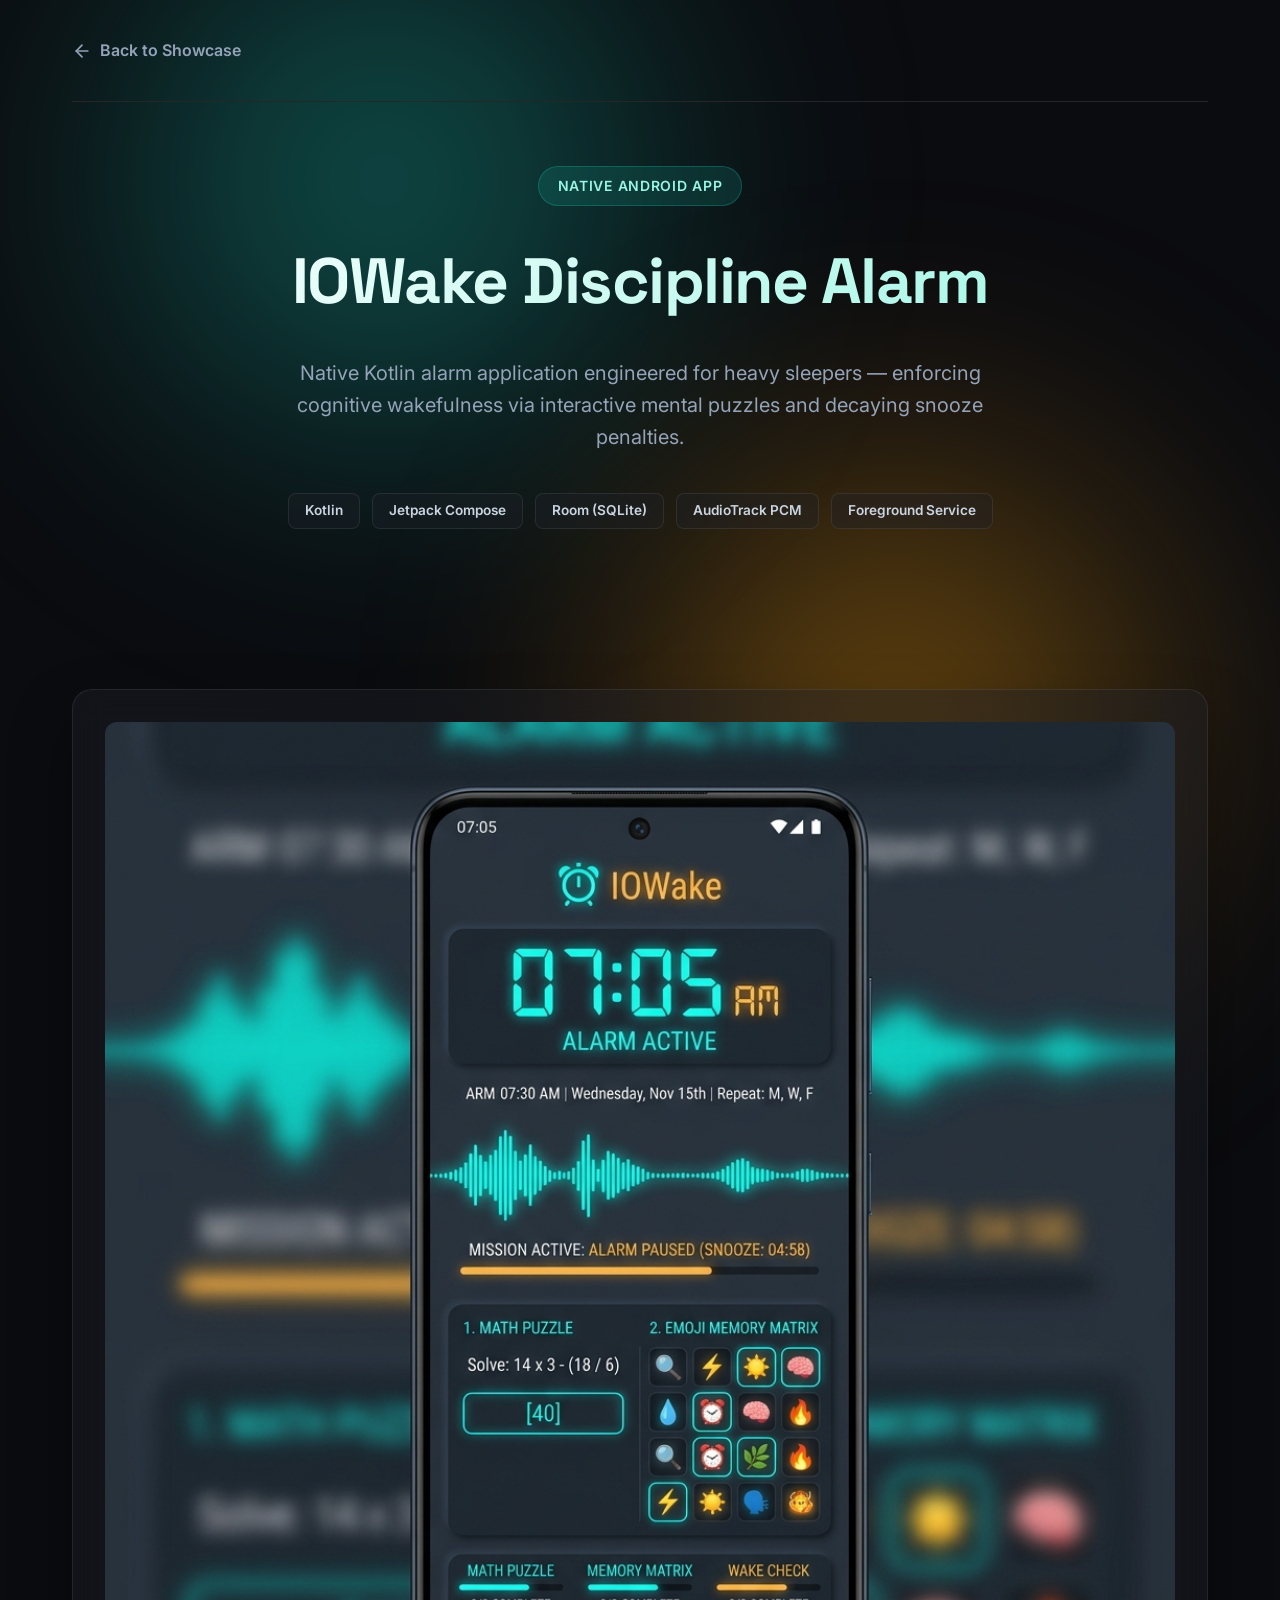
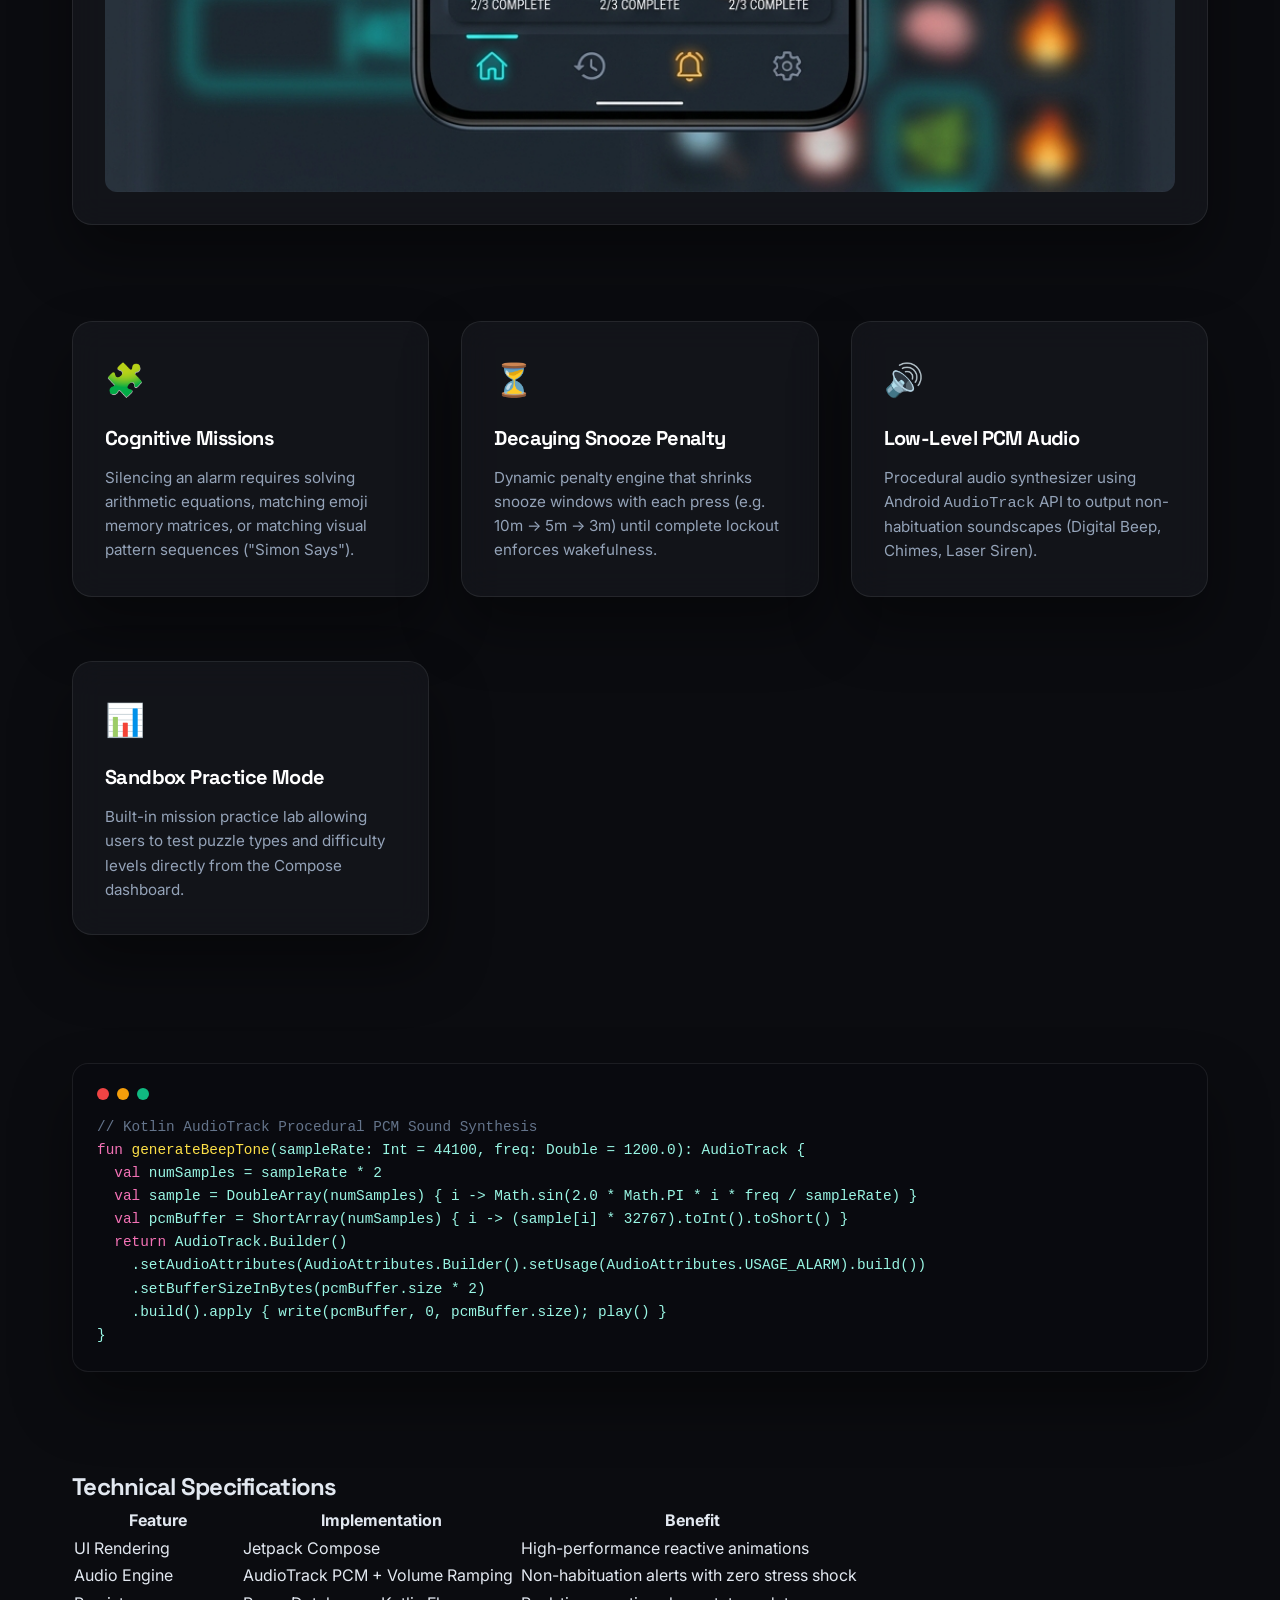
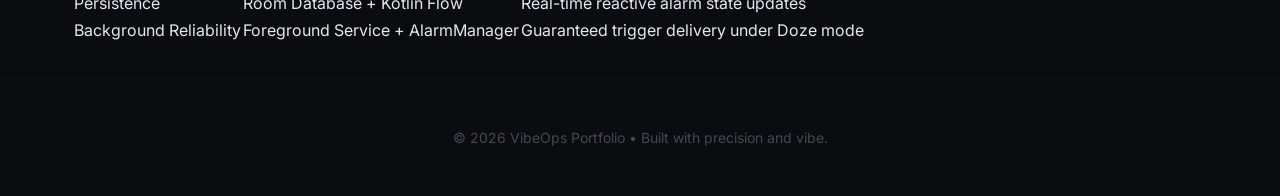
<file: iowake-showcase.html>
<!DOCTYPE html>
<html lang="en">
<head>
    <meta charset="UTF-8">
    <meta name="viewport" content="width=device-width, initial-scale=1.0">
    <title>IOWake - Cognitive Discipline Alarm Clock Showcase</title>
    
    <!-- Google Fonts -->
    <link rel="preconnect" href="https://fonts.googleapis.com">
    <link rel="preconnect" href="https://fonts.gstatic.com" crossorigin>
    <link href="https://fonts.googleapis.com/css2?family=Inter:wght@300;400;600;700&family=Space+Grotesk:wght@500;700&display=swap" rel="stylesheet">
    
    <link rel="stylesheet" href="style.css">
    
    <style>
        :root {
            --bg-color: #0b0c10;
            --surface-color: rgba(31, 33, 42, 0.4);
            --surface-border: rgba(255, 255, 255, 0.08);
            --text-primary: #e2e8f0;
            --text-secondary: #94a3b8;
            --accent-primary: #14b8a6;
            --accent-secondary: #f59e0b;
            --accent-glow: rgba(20, 184, 166, 0.3);
            --glass-blur: 16px;
        }

        * {
            box-sizing: border-box;
            margin: 0;
            padding: 0;
        }

        body {
            font-family: 'Inter', sans-serif;
            background-color: var(--bg-color);
            color: var(--text-primary);
            line-height: 1.6;
            overflow-x: hidden;
            position: relative;
        }

        body::before, body::after {
            content: '';
            position: fixed;
            width: 80vw;
            height: 80vh;
            border-radius: 50%;
            z-index: -1;
            filter: blur(120px);
            opacity: 0.5;
            animation: float 20s infinite alternate ease-in-out;
        }

        body::before {
            background: radial-gradient(circle, var(--accent-primary) 0%, transparent 60%);
            top: -20%;
            left: -10%;
        }

        body::after {
            background: radial-gradient(circle, var(--accent-secondary) 0%, transparent 60%);
            bottom: -20%;
            right: -10%;
            animation-delay: -10s;
        }

        @keyframes float {
            0% { transform: translate(0, 0) scale(1); }
            100% { transform: translate(10%, 15%) scale(1.1); }
        }

        .container {
            max-width: 1200px;
            margin: 0 auto;
            padding: 2rem;
        }

        h1, h2, h3 {
            font-family: 'Space Grotesk', sans-serif;
            letter-spacing: -0.03em;
        }

        .hero {
            text-align: center;
            margin-bottom: 6rem;
            padding-top: 4rem;
            animation: fadeUp 1s ease-out;
        }

        .badge {
            display: inline-block;
            background: rgba(20, 184, 166, 0.15);
            border: 1px solid rgba(20, 184, 166, 0.3);
            color: #99f6e4;
            padding: 0.5rem 1.2rem;
            border-radius: 999px;
            font-size: 0.875rem;
            font-weight: 600;
            margin-bottom: 1.5rem;
            text-transform: uppercase;
            letter-spacing: 0.05em;
        }

        .hero h1 {
            font-size: 4rem;
            font-weight: 700;
            background: linear-gradient(135deg, #ffffff 0%, #99f6e4 100%);
            -webkit-background-clip: text;
            -webkit-text-fill-color: transparent;
            margin-bottom: 1.5rem;
        }

        .hero p {
            font-size: 1.25rem;
            color: var(--text-secondary);
            max-width: 700px;
            margin: 0 auto 2.5rem;
        }

        .tech-stack {
            display: flex;
            gap: 0.75rem;
            justify-content: center;
            flex-wrap: wrap;
        }

        .tech-badge {
            background: var(--surface-color);
            border: 1px solid var(--surface-border);
            padding: 0.4rem 1rem;
            border-radius: 8px;
            font-size: 0.85rem;
            font-weight: 600;
            color: #cbd5e1;
        }

        .visual-showcase {
            margin-bottom: 6rem;
        }

        .glass-panel {
            background: var(--surface-color);
            border: 1px solid var(--surface-border);
            border-radius: 20px;
            backdrop-filter: blur(var(--glass-blur));
            padding: 2rem;
            box-shadow: 0 30px 60px rgba(0, 0, 0, 0.4);
            margin-bottom: 2rem;
            transition: transform 0.3s ease, border-color 0.3s ease;
        }

        .glass-panel:hover {
            border-color: rgba(20, 184, 166, 0.3);
            transform: translateY(-2px);
        }

        .glass-panel img {
            width: 100%;
            border-radius: 12px;
            display: block;
        }

        .features-grid {
            display: grid;
            grid-template-columns: repeat(auto-fit, minmax(280px, 1fr));
            gap: 2rem;
            margin-bottom: 6rem;
        }

        .feature h3 {
            font-size: 1.25rem;
            margin-bottom: 0.75rem;
            color: #fff;
        }

        .feature p {
            color: var(--text-secondary);
            font-size: 0.95rem;
        }

        .feature-icon {
            font-size: 2rem;
            margin-bottom: 1rem;
        }

        .terminal {
            background: #090a0f;
            border: 1px solid var(--surface-border);
            border-radius: 16px;
            padding: 1.5rem;
            font-family: monospace;
            font-size: 0.9rem;
            color: #99f6e4;
            overflow-x: auto;
            margin-bottom: 6rem;
        }

        .terminal-header {
            display: flex;
            gap: 0.5rem;
            margin-bottom: 1rem;
        }

        .dot {
            width: 12px;
            height: 12px;
            border-radius: 50%;
        }

        .red { background: #ef4444; }
        .yellow { background: #f59e0b; }
        .green { background: #10b981; }

        .keyword { color: #f472b6; }
        .string { color: #fde047; }
        .comment { color: #64748b; }

        .back-nav {
            display: inline-flex;
            align-items: center;
            gap: 0.5rem;
            color: var(--text-secondary);
            text-decoration: none;
            font-weight: 600;
            margin-bottom: 2rem;
            transition: color 0.2s ease;
        }

        .back-nav:hover {
            color: #fff;
        }

        footer {
            text-align: center;
            padding: 3rem 0;
            color: var(--text-secondary);
            font-size: 0.875rem;
            border-top: 1px solid var(--surface-border);
        }

        @keyframes fadeUp {
            from {
                opacity: 0;
                transform: translateY(20px);
            }
            to {
                opacity: 1;
                transform: translateY(0);
            }
        }
    </style>
</head>
<body>

    <div class="container">
        
        <nav style="padding: 1.5rem 0;">
            <a href="index.html" class="back-nav">
                <svg width="20" height="20" viewBox="0 0 24 24" fill="none" stroke="currentColor" stroke-width="2" stroke-linecap="round" stroke-linejoin="round"><line x1="19" y1="12" x2="5" y2="12"></line><polyline points="12 19 5 12 12 5"></polyline></svg>
                Back to Showcase
            </a>
        </nav>
        
        <!-- Hero Section -->
        <header class="hero">
            <span class="badge">Native Android App</span>
            <h1>IOWake Discipline Alarm</h1>
            <p>Native Kotlin alarm application engineered for heavy sleepers — enforcing cognitive wakefulness via interactive mental puzzles and decaying snooze penalties.</p>
            <div class="tech-stack">
                <span class="tech-badge">Kotlin</span>
                <span class="tech-badge">Jetpack Compose</span>
                <span class="tech-badge">Room (SQLite)</span>
                <span class="tech-badge">AudioTrack PCM</span>
                <span class="tech-badge">Foreground Service</span>
            </div>
        </header>

        <!-- Visual Showcase -->
        <div class="visual-showcase">
            <div class="glass-panel">
                <img src="assets/iowake/iowake_showcase.png" alt="IOWake Android App Interface Showcase">
            </div>
        </div>

        <!-- Features Grid -->
        <div class="features-grid">
            <div class="feature glass-panel">
                <div class="feature-icon">🧩</div>
                <h3>Cognitive Missions</h3>
                <p>Silencing an alarm requires solving arithmetic equations, matching emoji memory matrices, or matching visual pattern sequences ("Simon Says").</p>
            </div>

            <div class="feature glass-panel">
                <div class="feature-icon">⏳</div>
                <h3>Decaying Snooze Penalty</h3>
                <p>Dynamic penalty engine that shrinks snooze windows with each press (e.g. 10m &rarr; 5m &rarr; 3m) until complete lockout enforces wakefulness.</p>
            </div>

            <div class="feature glass-panel">
                <div class="feature-icon">🔊</div>
                <h3>Low-Level PCM Audio</h3>
                <p>Procedural audio synthesizer using Android <code>AudioTrack</code> API to output non-habituation soundscapes (Digital Beep, Chimes, Laser Siren).</p>
            </div>

            <div class="feature glass-panel">
                <div class="feature-icon">📊</div>
                <h3>Sandbox Practice Mode</h3>
                <p>Built-in mission practice lab allowing users to test puzzle types and difficulty levels directly from the Compose dashboard.</p>
            </div>
        </div>

        <!-- Code Snippet -->
        <div class="terminal glass-panel">
            <div class="terminal-header">
                <div class="dot red"></div>
                <div class="dot yellow"></div>
                <div class="dot green"></div>
            </div>
            <code>
                <span class="comment">// Kotlin AudioTrack Procedural PCM Sound Synthesis</span><br>
                <span class="keyword">fun</span> <span class="string">generateBeepTone</span>(sampleRate: Int = 44100, freq: Double = 1200.0): AudioTrack {<br>
                &nbsp;&nbsp;<span class="keyword">val</span> numSamples = sampleRate * 2<br>
                &nbsp;&nbsp;<span class="keyword">val</span> sample = DoubleArray(numSamples) { i -&gt; Math.sin(2.0 * Math.PI * i * freq / sampleRate) }<br>
                &nbsp;&nbsp;<span class="keyword">val</span> pcmBuffer = ShortArray(numSamples) { i -&gt; (sample[i] * 32767).toInt().toShort() }<br>
                &nbsp;&nbsp;<span class="keyword">return</span> AudioTrack.Builder()<br>
                &nbsp;&nbsp;&nbsp;&nbsp;.setAudioAttributes(AudioAttributes.Builder().setUsage(AudioAttributes.USAGE_ALARM).build())<br>
                &nbsp;&nbsp;&nbsp;&nbsp;.setBufferSizeInBytes(pcmBuffer.size * 2)<br>
                &nbsp;&nbsp;&nbsp;&nbsp;.build().apply { write(pcmBuffer, 0, pcmBuffer.size); play() }<br>
                }
            </code>
        </div>

        <!-- Technical Features -->
        <section class="feature-section">
            <h2>Technical Specifications</h2>
            <div class="feature-table-container">
                <table class="feature-table">
                    <thead>
                        <tr>
                            <th>Feature</th>
                            <th>Implementation</th>
                            <th>Benefit</th>
                        </tr>
                    </thead>
                    <tbody>
                        <tr>
                            <td>UI Rendering</td>
                            <td>Jetpack Compose</td>
                            <td>High-performance reactive animations</td>
                        </tr>
                        <tr>
                            <td>Audio Engine</td>
                            <td>AudioTrack PCM + Volume Ramping</td>
                            <td>Non-habituation alerts with zero stress shock</td>
                        </tr>
                        <tr>
                            <td>Persistence</td>
                            <td>Room Database + Kotlin Flow</td>
                            <td>Real-time reactive alarm state updates</td>
                        </tr>
                        <tr>
                            <td>Background Reliability</td>
                            <td>Foreground Service + AlarmManager</td>
                            <td>Guaranteed trigger delivery under Doze mode</td>
                        </tr>
                    </tbody>
                </table>
            </div>
        </section>

    </div>

    <footer>
        <p>&copy; 2026 VibeOps Portfolio &bull; Built with precision and vibe.</p>
    </footer>

</body>
</html>
</file>
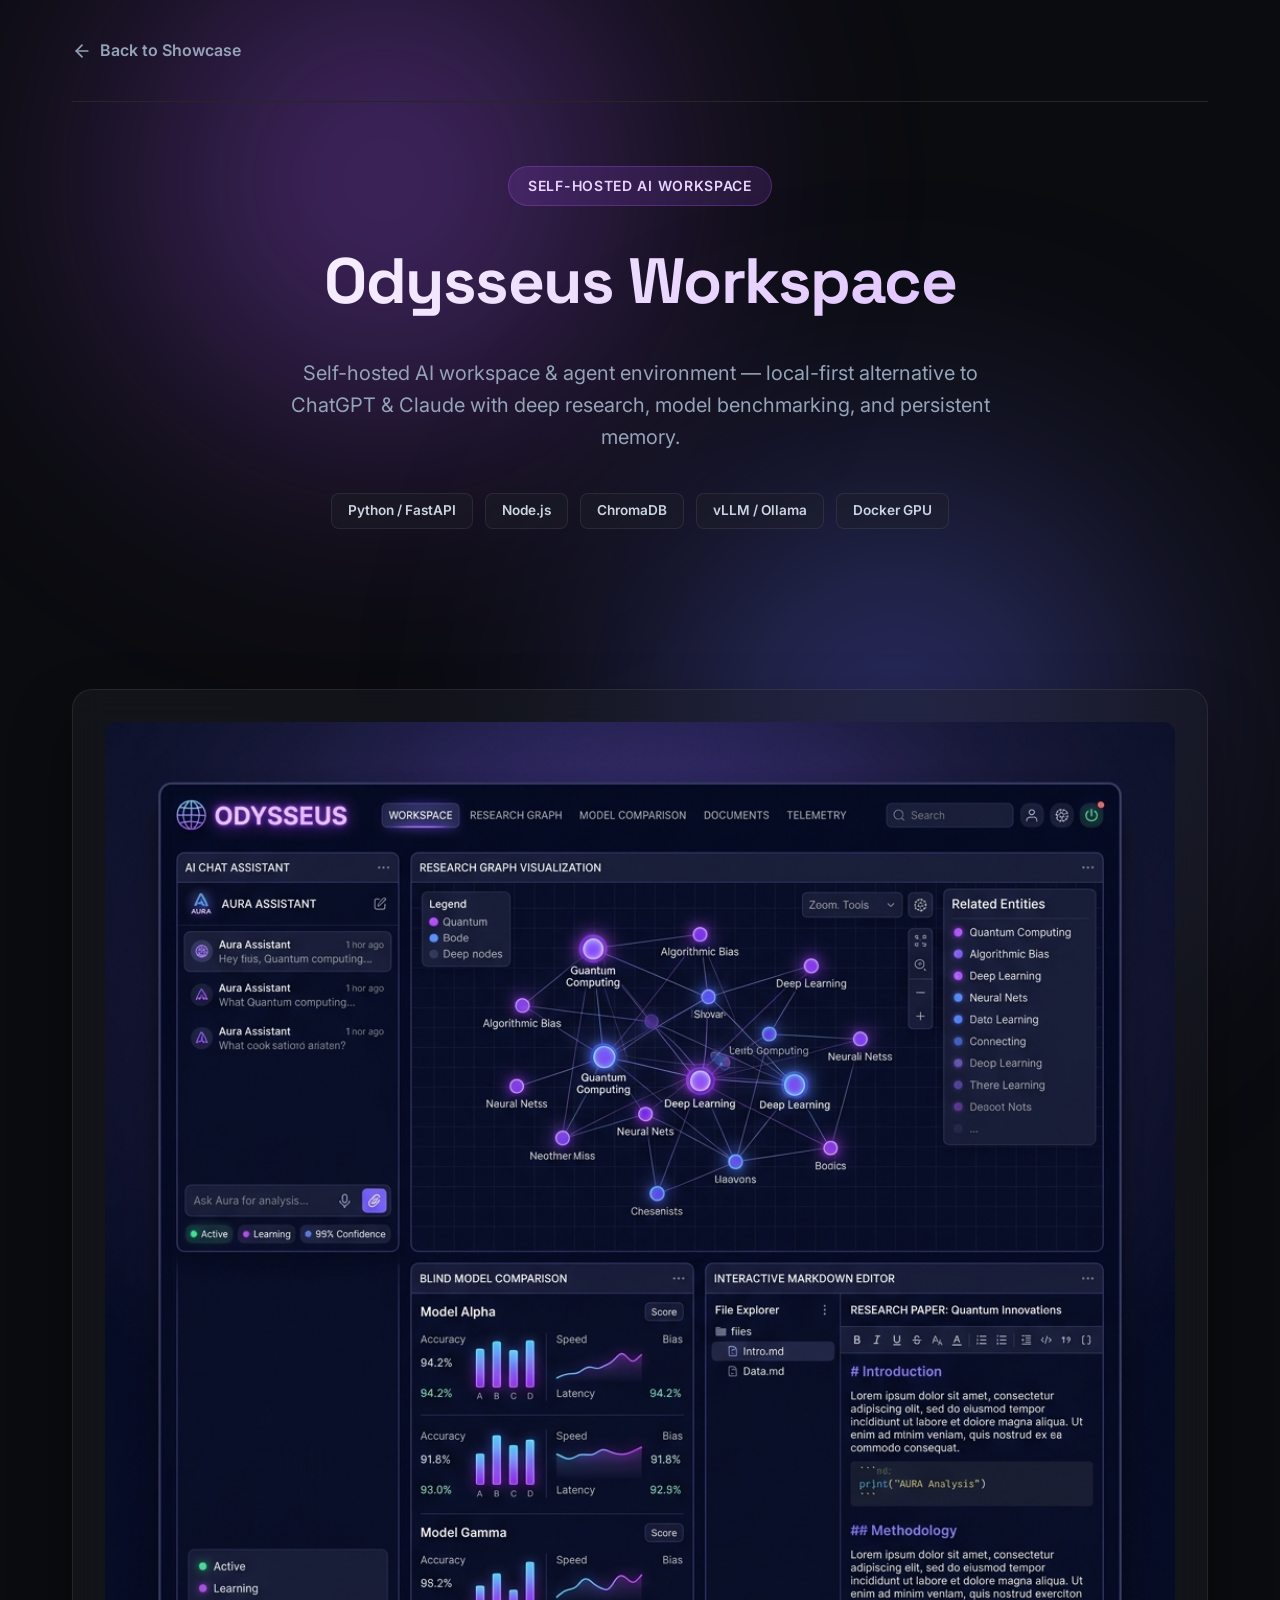
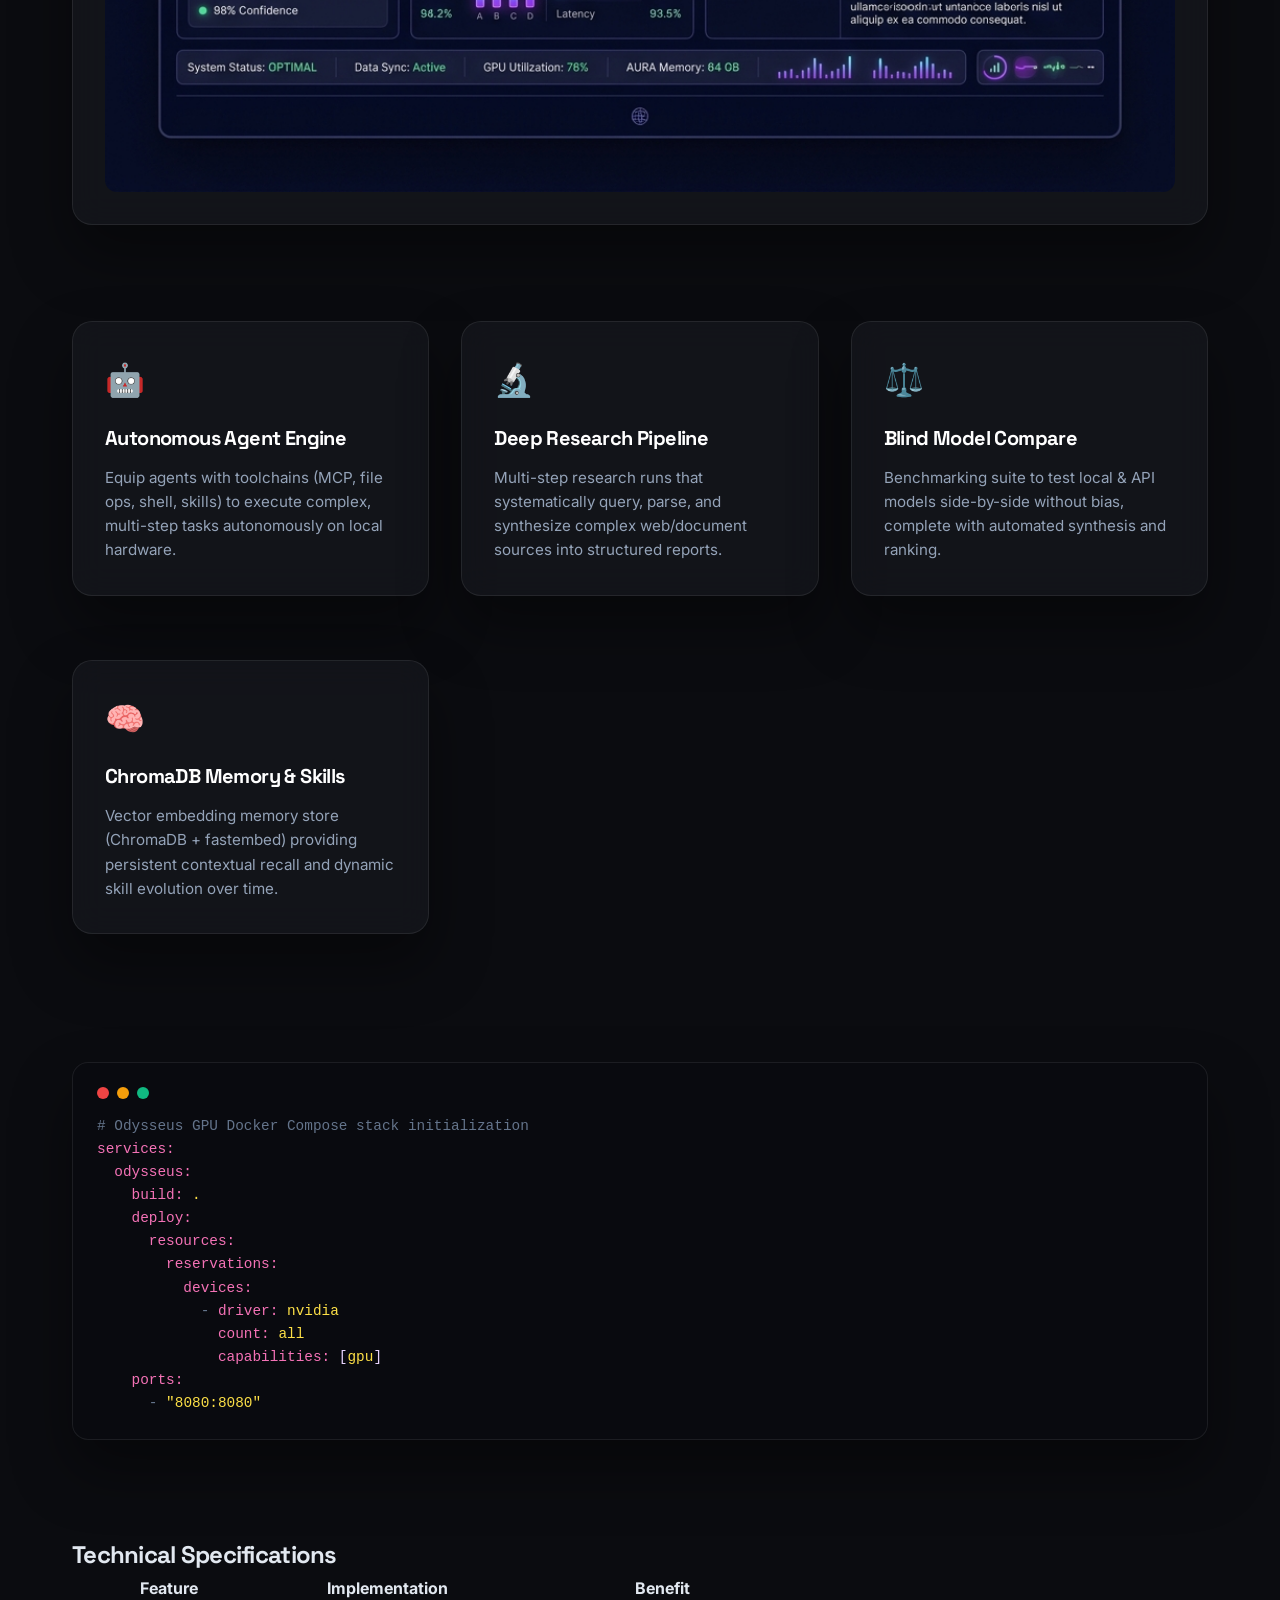
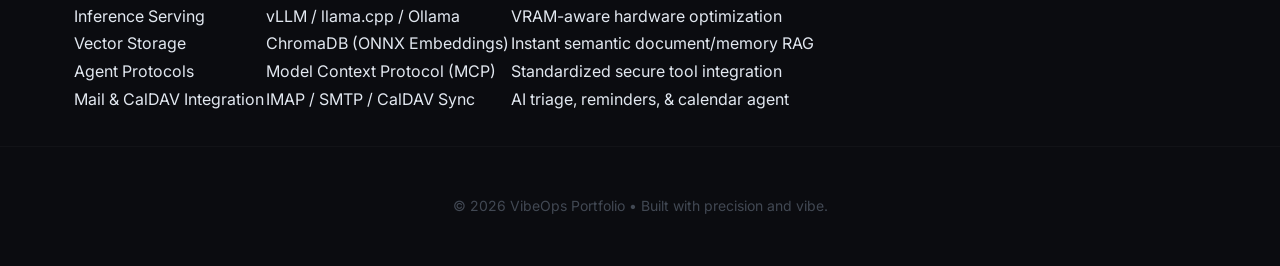
<file: odysseus-showcase.html>
<!DOCTYPE html>
<html lang="en">
<head>
    <meta charset="UTF-8">
    <meta name="viewport" content="width=device-width, initial-scale=1.0">
    <title>Odysseus - Self-Hosted AI Workspace Showcase</title>
    
    <!-- Google Fonts -->
    <link rel="preconnect" href="https://fonts.googleapis.com">
    <link rel="preconnect" href="https://fonts.gstatic.com" crossorigin>
    <link href="https://fonts.googleapis.com/css2?family=Inter:wght@300;400;600;700&family=Space+Grotesk:wght@500;700&display=swap" rel="stylesheet">
    
    <link rel="stylesheet" href="style.css">
    
    <style>
        :root {
            --bg-color: #0b0c10;
            --surface-color: rgba(31, 33, 42, 0.4);
            --surface-border: rgba(255, 255, 255, 0.08);
            --text-primary: #e2e8f0;
            --text-secondary: #94a3b8;
            --accent-primary: #a855f7;
            --accent-secondary: #6366f1;
            --accent-glow: rgba(168, 85, 247, 0.3);
            --glass-blur: 16px;
        }

        * {
            box-sizing: border-box;
            margin: 0;
            padding: 0;
        }

        body {
            font-family: 'Inter', sans-serif;
            background-color: var(--bg-color);
            color: var(--text-primary);
            line-height: 1.6;
            overflow-x: hidden;
            position: relative;
        }

        body::before, body::after {
            content: '';
            position: fixed;
            width: 80vw;
            height: 80vh;
            border-radius: 50%;
            z-index: -1;
            filter: blur(120px);
            opacity: 0.5;
            animation: float 20s infinite alternate ease-in-out;
        }

        body::before {
            background: radial-gradient(circle, var(--accent-primary) 0%, transparent 60%);
            top: -20%;
            left: -10%;
        }

        body::after {
            background: radial-gradient(circle, var(--accent-secondary) 0%, transparent 60%);
            bottom: -20%;
            right: -10%;
            animation-delay: -10s;
        }

        @keyframes float {
            0% { transform: translate(0, 0) scale(1); }
            100% { transform: translate(10%, 15%) scale(1.1); }
        }

        .container {
            max-width: 1200px;
            margin: 0 auto;
            padding: 2rem;
        }

        h1, h2, h3 {
            font-family: 'Space Grotesk', sans-serif;
            letter-spacing: -0.03em;
        }

        .hero {
            text-align: center;
            margin-bottom: 6rem;
            padding-top: 4rem;
            animation: fadeUp 1s ease-out;
        }

        .badge {
            display: inline-block;
            background: rgba(168, 85, 247, 0.15);
            border: 1px solid rgba(168, 85, 247, 0.3);
            color: #e9d5ff;
            padding: 0.5rem 1.2rem;
            border-radius: 999px;
            font-size: 0.875rem;
            font-weight: 600;
            margin-bottom: 1.5rem;
            text-transform: uppercase;
            letter-spacing: 0.05em;
        }

        .hero h1 {
            font-size: 4rem;
            font-weight: 700;
            background: linear-gradient(135deg, #ffffff 0%, #d8b4fe 100%);
            -webkit-background-clip: text;
            -webkit-text-fill-color: transparent;
            margin-bottom: 1.5rem;
        }

        .hero p {
            font-size: 1.25rem;
            color: var(--text-secondary);
            max-width: 700px;
            margin: 0 auto 2.5rem;
        }

        .tech-stack {
            display: flex;
            gap: 0.75rem;
            justify-content: center;
            flex-wrap: wrap;
        }

        .tech-badge {
            background: var(--surface-color);
            border: 1px solid var(--surface-border);
            padding: 0.4rem 1rem;
            border-radius: 8px;
            font-size: 0.85rem;
            font-weight: 600;
            color: #cbd5e1;
        }

        .visual-showcase {
            margin-bottom: 6rem;
        }

        .glass-panel {
            background: var(--surface-color);
            border: 1px solid var(--surface-border);
            border-radius: 20px;
            backdrop-filter: blur(var(--glass-blur));
            padding: 2rem;
            box-shadow: 0 30px 60px rgba(0, 0, 0, 0.4);
            margin-bottom: 2rem;
            transition: transform 0.3s ease, border-color 0.3s ease;
        }

        .glass-panel:hover {
            border-color: rgba(168, 85, 247, 0.3);
            transform: translateY(-2px);
        }

        .glass-panel img {
            width: 100%;
            border-radius: 12px;
            display: block;
        }

        .features-grid {
            display: grid;
            grid-template-columns: repeat(auto-fit, minmax(280px, 1fr));
            gap: 2rem;
            margin-bottom: 6rem;
        }

        .feature h3 {
            font-size: 1.25rem;
            margin-bottom: 0.75rem;
            color: #fff;
        }

        .feature p {
            color: var(--text-secondary);
            font-size: 0.95rem;
        }

        .feature-icon {
            font-size: 2rem;
            margin-bottom: 1rem;
        }

        .terminal {
            background: #090a0f;
            border: 1px solid var(--surface-border);
            border-radius: 16px;
            padding: 1.5rem;
            font-family: monospace;
            font-size: 0.9rem;
            color: #e9d5ff;
            overflow-x: auto;
            margin-bottom: 6rem;
        }

        .terminal-header {
            display: flex;
            gap: 0.5rem;
            margin-bottom: 1rem;
        }

        .dot {
            width: 12px;
            height: 12px;
            border-radius: 50%;
        }

        .red { background: #ef4444; }
        .yellow { background: #f59e0b; }
        .green { background: #10b981; }

        .keyword { color: #f472b6; }
        .string { color: #fde047; }
        .comment { color: #64748b; }

        .back-nav {
            display: inline-flex;
            align-items: center;
            gap: 0.5rem;
            color: var(--text-secondary);
            text-decoration: none;
            font-weight: 600;
            margin-bottom: 2rem;
            transition: color 0.2s ease;
        }

        .back-nav:hover {
            color: #fff;
        }

        footer {
            text-align: center;
            padding: 3rem 0;
            color: var(--text-secondary);
            font-size: 0.875rem;
            border-top: 1px solid var(--surface-border);
        }

        @keyframes fadeUp {
            from {
                opacity: 0;
                transform: translateY(20px);
            }
            to {
                opacity: 1;
                transform: translateY(0);
            }
        }
    </style>
</head>
<body>

    <div class="container">
        
        <nav style="padding: 1.5rem 0;">
            <a href="index.html" class="back-nav">
                <svg width="20" height="20" viewBox="0 0 24 24" fill="none" stroke="currentColor" stroke-width="2" stroke-linecap="round" stroke-linejoin="round"><line x1="19" y1="12" x2="5" y2="12"></line><polyline points="12 19 5 12 12 5"></polyline></svg>
                Back to Showcase
            </a>
        </nav>
        
        <!-- Hero Section -->
        <header class="hero">
            <span class="badge">Self-Hosted AI Workspace</span>
            <h1>Odysseus Workspace</h1>
            <p>Self-hosted AI workspace & agent environment — local-first alternative to ChatGPT & Claude with deep research, model benchmarking, and persistent memory.</p>
            <div class="tech-stack">
                <span class="tech-badge">Python / FastAPI</span>
                <span class="tech-badge">Node.js</span>
                <span class="tech-badge">ChromaDB</span>
                <span class="tech-badge">vLLM / Ollama</span>
                <span class="tech-badge">Docker GPU</span>
            </div>
        </header>

        <!-- Visual Showcase -->
        <div class="visual-showcase">
            <div class="glass-panel">
                <img src="assets/odysseus/odysseus_showcase.png" alt="Odysseus AI Workspace Interface Showcase">
            </div>
        </div>

        <!-- Features Grid -->
        <div class="features-grid">
            <div class="feature glass-panel">
                <div class="feature-icon">🤖</div>
                <h3>Autonomous Agent Engine</h3>
                <p>Equip agents with toolchains (MCP, file ops, shell, skills) to execute complex, multi-step tasks autonomously on local hardware.</p>
            </div>

            <div class="feature glass-panel">
                <div class="feature-icon">🔬</div>
                <h3>Deep Research Pipeline</h3>
                <p>Multi-step research runs that systematically query, parse, and synthesize complex web/document sources into structured reports.</p>
            </div>

            <div class="feature glass-panel">
                <div class="feature-icon">⚖️</div>
                <h3>Blind Model Compare</h3>
                <p>Benchmarking suite to test local & API models side-by-side without bias, complete with automated synthesis and ranking.</p>
            </div>

            <div class="feature glass-panel">
                <div class="feature-icon">🧠</div>
                <h3>ChromaDB Memory & Skills</h3>
                <p>Vector embedding memory store (ChromaDB + fastembed) providing persistent contextual recall and dynamic skill evolution over time.</p>
            </div>
        </div>

        <!-- Code Snippet -->
        <div class="terminal glass-panel">
            <div class="terminal-header">
                <div class="dot red"></div>
                <div class="dot yellow"></div>
                <div class="dot green"></div>
            </div>
            <code>
                <span class="comment"># Odysseus GPU Docker Compose stack initialization</span><br>
                <span class="keyword">services:</span><br>
                &nbsp;&nbsp;<span class="keyword">odysseus:</span><br>
                &nbsp;&nbsp;&nbsp;&nbsp;<span class="keyword">build:</span> <span class="string">.</span><br>
                &nbsp;&nbsp;&nbsp;&nbsp;<span class="keyword">deploy:</span><br>
                &nbsp;&nbsp;&nbsp;&nbsp;&nbsp;&nbsp;<span class="keyword">resources:</span><br>
                &nbsp;&nbsp;&nbsp;&nbsp;&nbsp;&nbsp;&nbsp;&nbsp;<span class="keyword">reservations:</span><br>
                &nbsp;&nbsp;&nbsp;&nbsp;&nbsp;&nbsp;&nbsp;&nbsp;&nbsp;&nbsp;<span class="keyword">devices:</span><br>
                &nbsp;&nbsp;&nbsp;&nbsp;&nbsp;&nbsp;&nbsp;&nbsp;&nbsp;&nbsp;&nbsp;&nbsp;<span class="comment">-</span> <span class="keyword">driver:</span> <span class="string">nvidia</span><br>
                &nbsp;&nbsp;&nbsp;&nbsp;&nbsp;&nbsp;&nbsp;&nbsp;&nbsp;&nbsp;&nbsp;&nbsp;&nbsp;&nbsp;<span class="keyword">count:</span> <span class="string">all</span><br>
                &nbsp;&nbsp;&nbsp;&nbsp;&nbsp;&nbsp;&nbsp;&nbsp;&nbsp;&nbsp;&nbsp;&nbsp;&nbsp;&nbsp;<span class="keyword">capabilities:</span> [<span class="string">gpu</span>]<br>
                &nbsp;&nbsp;&nbsp;&nbsp;<span class="keyword">ports:</span><br>
                &nbsp;&nbsp;&nbsp;&nbsp;&nbsp;&nbsp;<span class="comment">-</span> <span class="string">"8080:8080"</span>
            </code>
        </div>

        <!-- Technical Features -->
        <section class="feature-section">
            <h2>Technical Specifications</h2>
            <div class="feature-table-container">
                <table class="feature-table">
                    <thead>
                        <tr>
                            <th>Feature</th>
                            <th>Implementation</th>
                            <th>Benefit</th>
                        </tr>
                    </thead>
                    <tbody>
                        <tr>
                            <td>Inference Serving</td>
                            <td>vLLM / llama.cpp / Ollama</td>
                            <td>VRAM-aware hardware optimization</td>
                        </tr>
                        <tr>
                            <td>Vector Storage</td>
                            <td>ChromaDB (ONNX Embeddings)</td>
                            <td>Instant semantic document/memory RAG</td>
                        </tr>
                        <tr>
                            <td>Agent Protocols</td>
                            <td>Model Context Protocol (MCP)</td>
                            <td>Standardized secure tool integration</td>
                        </tr>
                        <tr>
                            <td>Mail & CalDAV Integration</td>
                            <td>IMAP / SMTP / CalDAV Sync</td>
                            <td>AI triage, reminders, & calendar agent</td>
                        </tr>
                    </tbody>
                </table>
            </div>
        </section>

    </div>

    <footer>
        <p>&copy; 2026 VibeOps Portfolio &bull; Built with precision and vibe.</p>
    </footer>

</body>
</html>
</file>
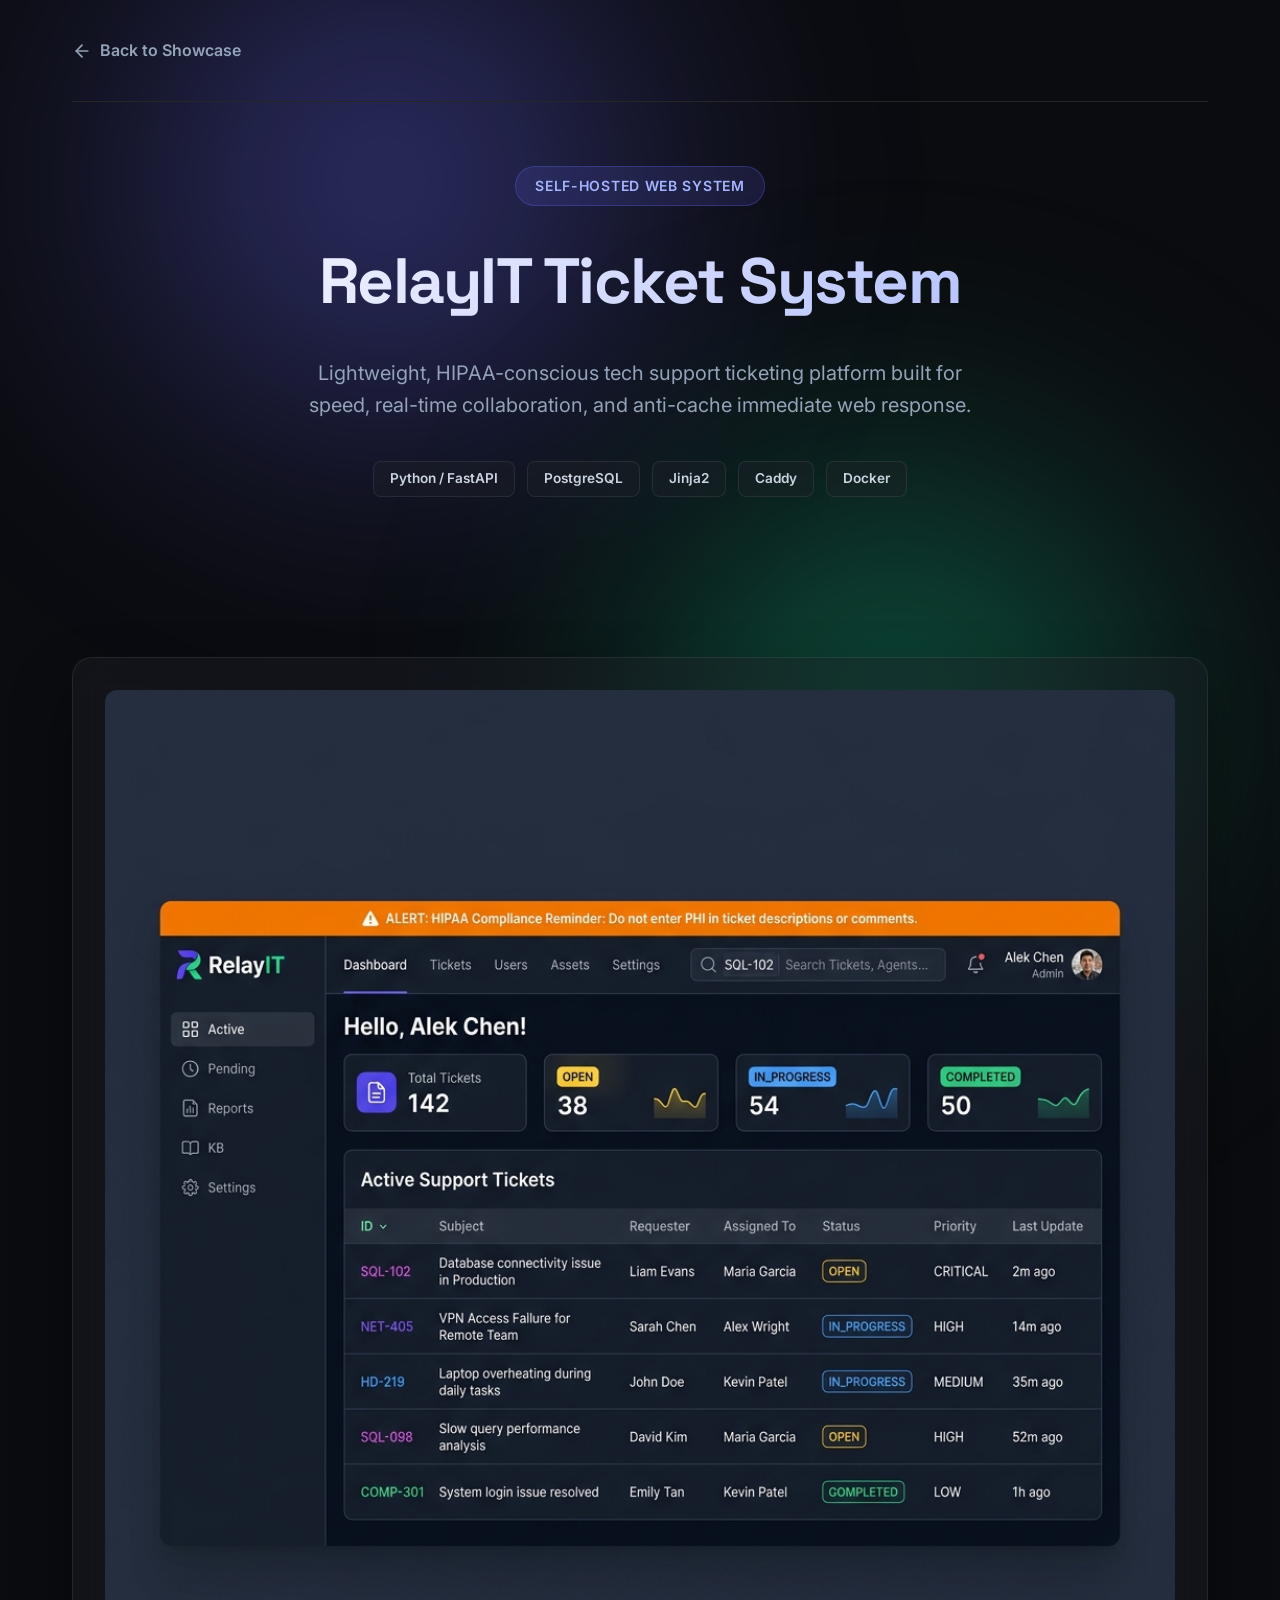
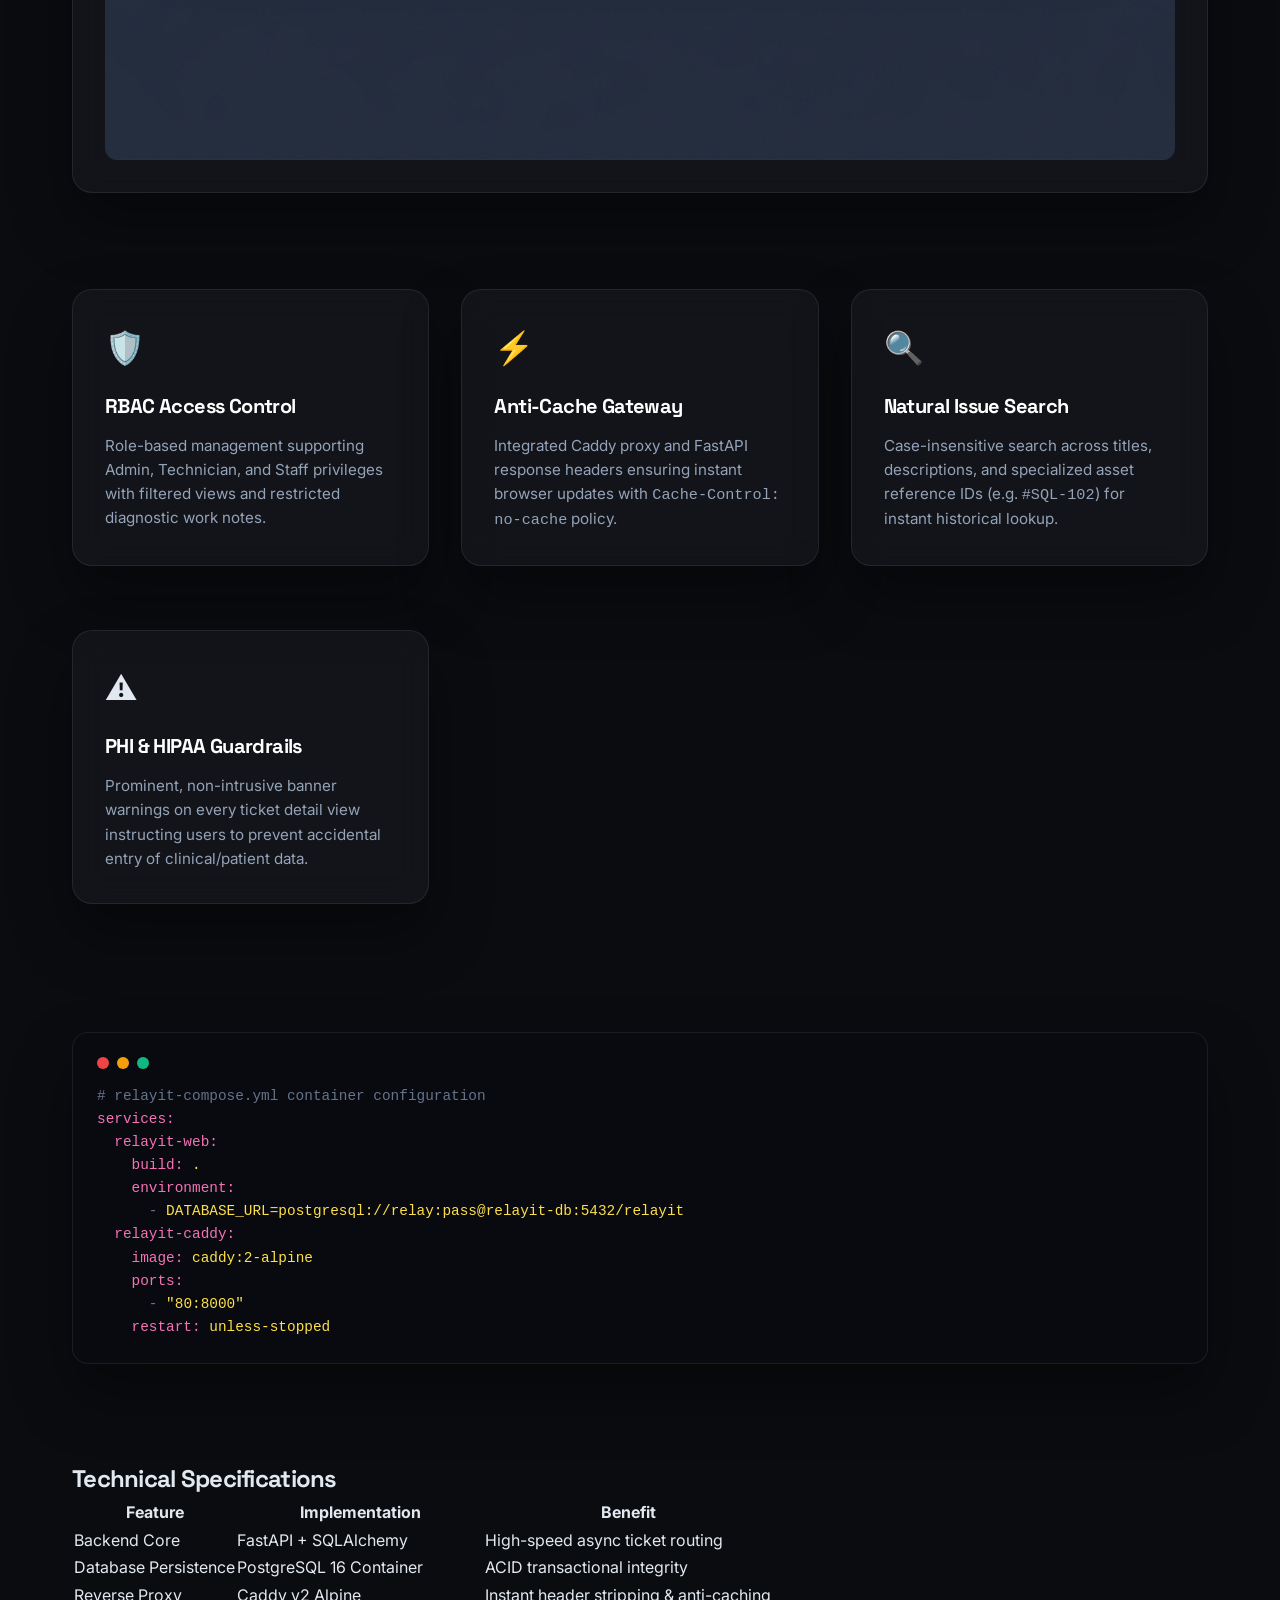
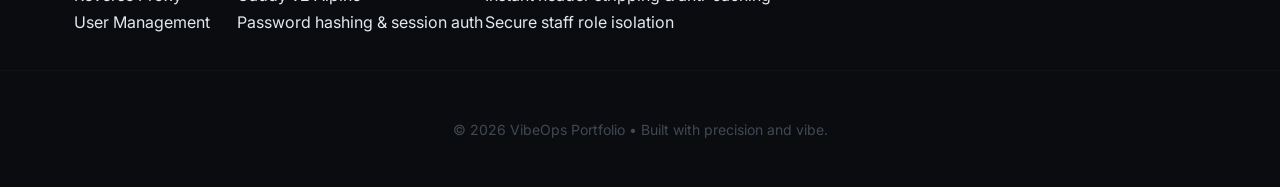
<file: relayit-showcase.html>
<!DOCTYPE html>
<html lang="en">
<head>
    <meta charset="UTF-8">
    <meta name="viewport" content="width=device-width, initial-scale=1.0">
    <title>RelayIT - Tech Support Ticketing System Showcase</title>
    
    <!-- Google Fonts -->
    <link rel="preconnect" href="https://fonts.googleapis.com">
    <link rel="preconnect" href="https://fonts.gstatic.com" crossorigin>
    <link href="https://fonts.googleapis.com/css2?family=Inter:wght@300;400;600;700&family=Space+Grotesk:wght@500;700&display=swap" rel="stylesheet">
    
    <link rel="stylesheet" href="style.css">
    
    <style>
        :root {
            --bg-color: #0b0c10;
            --surface-color: rgba(31, 33, 42, 0.4);
            --surface-border: rgba(255, 255, 255, 0.08);
            --text-primary: #e2e8f0;
            --text-secondary: #94a3b8;
            --accent-primary: #6366f1;
            --accent-secondary: #10b981;
            --accent-glow: rgba(99, 102, 241, 0.3);
            --glass-blur: 16px;
        }

        * {
            box-sizing: border-box;
            margin: 0;
            padding: 0;
        }

        body {
            font-family: 'Inter', sans-serif;
            background-color: var(--bg-color);
            color: var(--text-primary);
            line-height: 1.6;
            overflow-x: hidden;
            position: relative;
        }

        body::before, body::after {
            content: '';
            position: fixed;
            width: 80vw;
            height: 80vh;
            border-radius: 50%;
            z-index: -1;
            filter: blur(120px);
            opacity: 0.5;
            animation: float 20s infinite alternate ease-in-out;
        }

        body::before {
            background: radial-gradient(circle, var(--accent-primary) 0%, transparent 60%);
            top: -20%;
            left: -10%;
        }

        body::after {
            background: radial-gradient(circle, var(--accent-secondary) 0%, transparent 60%);
            bottom: -20%;
            right: -10%;
            animation-delay: -10s;
        }

        @keyframes float {
            0% { transform: translate(0, 0) scale(1); }
            100% { transform: translate(10%, 15%) scale(1.1); }
        }

        .container {
            max-width: 1200px;
            margin: 0 auto;
            padding: 2rem;
        }

        h1, h2, h3 {
            font-family: 'Space Grotesk', sans-serif;
            letter-spacing: -0.03em;
        }

        .hero {
            text-align: center;
            margin-bottom: 6rem;
            padding-top: 4rem;
            animation: fadeUp 1s ease-out;
        }

        .badge {
            display: inline-block;
            background: rgba(99, 102, 241, 0.15);
            border: 1px solid rgba(99, 102, 241, 0.3);
            color: #a5b4fc;
            padding: 0.5rem 1.2rem;
            border-radius: 999px;
            font-size: 0.875rem;
            font-weight: 600;
            margin-bottom: 1.5rem;
            text-transform: uppercase;
            letter-spacing: 0.05em;
        }

        .hero h1 {
            font-size: 4rem;
            font-weight: 700;
            background: linear-gradient(135deg, #ffffff 0%, #a5b4fc 100%);
            -webkit-background-clip: text;
            -webkit-text-fill-color: transparent;
            margin-bottom: 1.5rem;
        }

        .hero p {
            font-size: 1.25rem;
            color: var(--text-secondary);
            max-width: 700px;
            margin: 0 auto 2.5rem;
        }

        .tech-stack {
            display: flex;
            gap: 0.75rem;
            justify-content: center;
            flex-wrap: wrap;
        }

        .tech-badge {
            background: var(--surface-color);
            border: 1px solid var(--surface-border);
            padding: 0.4rem 1rem;
            border-radius: 8px;
            font-size: 0.85rem;
            font-weight: 600;
            color: #cbd5e1;
        }

        .visual-showcase {
            margin-bottom: 6rem;
        }

        .glass-panel {
            background: var(--surface-color);
            border: 1px solid var(--surface-border);
            border-radius: 20px;
            backdrop-filter: blur(var(--glass-blur));
            padding: 2rem;
            box-shadow: 0 30px 60px rgba(0, 0, 0, 0.4);
            margin-bottom: 2rem;
            transition: transform 0.3s ease, border-color 0.3s ease;
        }

        .glass-panel:hover {
            border-color: rgba(99, 102, 241, 0.3);
            transform: translateY(-2px);
        }

        .glass-panel img {
            width: 100%;
            border-radius: 12px;
            display: block;
        }

        .features-grid {
            display: grid;
            grid-template-columns: repeat(auto-fit, minmax(280px, 1fr));
            gap: 2rem;
            margin-bottom: 6rem;
        }

        .feature h3 {
            font-size: 1.25rem;
            margin-bottom: 0.75rem;
            color: #fff;
        }

        .feature p {
            color: var(--text-secondary);
            font-size: 0.95rem;
        }

        .feature-icon {
            font-size: 2rem;
            margin-bottom: 1rem;
        }

        .terminal {
            background: #090a0f;
            border: 1px solid var(--surface-border);
            border-radius: 16px;
            padding: 1.5rem;
            font-family: monospace;
            font-size: 0.9rem;
            color: #a7f3d0;
            overflow-x: auto;
            margin-bottom: 6rem;
        }

        .terminal-header {
            display: flex;
            gap: 0.5rem;
            margin-bottom: 1rem;
        }

        .dot {
            width: 12px;
            height: 12px;
            border-radius: 50%;
        }

        .red { background: #ef4444; }
        .yellow { background: #f59e0b; }
        .green { background: #10b981; }

        .keyword { color: #f472b6; }
        .string { color: #fde047; }
        .comment { color: #64748b; }

        .back-nav {
            display: inline-flex;
            align-items: center;
            gap: 0.5rem;
            color: var(--text-secondary);
            text-decoration: none;
            font-weight: 600;
            margin-bottom: 2rem;
            transition: color 0.2s ease;
        }

        .back-nav:hover {
            color: #fff;
        }

        footer {
            text-align: center;
            padding: 3rem 0;
            color: var(--text-secondary);
            font-size: 0.875rem;
            border-top: 1px solid var(--surface-border);
        }

        @keyframes fadeUp {
            from {
                opacity: 0;
                transform: translateY(20px);
            }
            to {
                opacity: 1;
                transform: translateY(0);
            }
        }
    </style>
</head>
<body>

    <div class="container">
        
        <nav style="padding: 1.5rem 0;">
            <a href="index.html" class="back-nav">
                <svg width="20" height="20" viewBox="0 0 24 24" fill="none" stroke="currentColor" stroke-width="2" stroke-linecap="round" stroke-linejoin="round"><line x1="19" y1="12" x2="5" y2="12"></line><polyline points="12 19 5 12 12 5"></polyline></svg>
                Back to Showcase
            </a>
        </nav>
        
        <!-- Hero Section -->
        <header class="hero">
            <span class="badge">Self-Hosted Web System</span>
            <h1>RelayIT Ticket System</h1>
            <p>Lightweight, HIPAA-conscious tech support ticketing platform built for speed, real-time collaboration, and anti-cache immediate web response.</p>
            <div class="tech-stack">
                <span class="tech-badge">Python / FastAPI</span>
                <span class="tech-badge">PostgreSQL</span>
                <span class="tech-badge">Jinja2</span>
                <span class="tech-badge">Caddy</span>
                <span class="tech-badge">Docker</span>
            </div>
        </header>

        <!-- Visual Showcase -->
        <div class="visual-showcase">
            <div class="glass-panel">
                <img src="assets/relayit/relayit_showcase.png" alt="RelayIT Tech Support Dashboard Interface">
            </div>
        </div>

        <!-- Features Grid -->
        <div class="features-grid">
            <div class="feature glass-panel">
                <div class="feature-icon">🛡️</div>
                <h3>RBAC Access Control</h3>
                <p>Role-based management supporting Admin, Technician, and Staff privileges with filtered views and restricted diagnostic work notes.</p>
            </div>

            <div class="feature glass-panel">
                <div class="feature-icon">⚡</div>
                <h3>Anti-Cache Gateway</h3>
                <p>Integrated Caddy proxy and FastAPI response headers ensuring instant browser updates with <code>Cache-Control: no-cache</code> policy.</p>
            </div>

            <div class="feature glass-panel">
                <div class="feature-icon">🔍</div>
                <h3>Natural Issue Search</h3>
                <p>Case-insensitive search across titles, descriptions, and specialized asset reference IDs (e.g. <code>#SQL-102</code>) for instant historical lookup.</p>
            </div>

            <div class="feature glass-panel">
                <div class="feature-icon">⚠️</div>
                <h3>PHI & HIPAA Guardrails</h3>
                <p>Prominent, non-intrusive banner warnings on every ticket detail view instructing users to prevent accidental entry of clinical/patient data.</p>
            </div>
        </div>

        <!-- Code Snippet -->
        <div class="terminal glass-panel">
            <div class="terminal-header">
                <div class="dot red"></div>
                <div class="dot yellow"></div>
                <div class="dot green"></div>
            </div>
            <code>
                <span class="comment"># relayit-compose.yml container configuration</span><br>
                <span class="keyword">services:</span><br>
                &nbsp;&nbsp;<span class="keyword">relayit-web:</span><br>
                &nbsp;&nbsp;&nbsp;&nbsp;<span class="keyword">build:</span> <span class="string">.</span><br>
                &nbsp;&nbsp;&nbsp;&nbsp;<span class="keyword">environment:</span><br>
                &nbsp;&nbsp;&nbsp;&nbsp;&nbsp;&nbsp;<span class="comment">-</span> <span class="string">DATABASE_URL=postgresql://relay:pass@relayit-db:5432/relayit</span><br>
                &nbsp;&nbsp;<span class="keyword">relayit-caddy:</span><br>
                &nbsp;&nbsp;&nbsp;&nbsp;<span class="keyword">image:</span> <span class="string">caddy:2-alpine</span><br>
                &nbsp;&nbsp;&nbsp;&nbsp;<span class="keyword">ports:</span><br>
                &nbsp;&nbsp;&nbsp;&nbsp;&nbsp;&nbsp;<span class="comment">-</span> <span class="string">"80:8000"</span><br>
                &nbsp;&nbsp;&nbsp;&nbsp;<span class="keyword">restart:</span> <span class="string">unless-stopped</span>
            </code>
        </div>

        <!-- Technical Features -->
        <section class="feature-section">
            <h2>Technical Specifications</h2>
            <div class="feature-table-container">
                <table class="feature-table">
                    <thead>
                        <tr>
                            <th>Feature</th>
                            <th>Implementation</th>
                            <th>Benefit</th>
                        </tr>
                    </thead>
                    <tbody>
                        <tr>
                            <td>Backend Core</td>
                            <td>FastAPI + SQLAlchemy</td>
                            <td>High-speed async ticket routing</td>
                        </tr>
                        <tr>
                            <td>Database Persistence</td>
                            <td>PostgreSQL 16 Container</td>
                            <td>ACID transactional integrity</td>
                        </tr>
                        <tr>
                            <td>Reverse Proxy</td>
                            <td>Caddy v2 Alpine</td>
                            <td>Instant header stripping & anti-caching</td>
                        </tr>
                        <tr>
                            <td>User Management</td>
                            <td>Password hashing & session auth</td>
                            <td>Secure staff role isolation</td>
                        </tr>
                    </tbody>
                </table>
            </div>
        </section>

    </div>

    <footer>
        <p>&copy; 2026 VibeOps Portfolio &bull; Built with precision and vibe.</p>
    </footer>

</body>
</html>
</file>
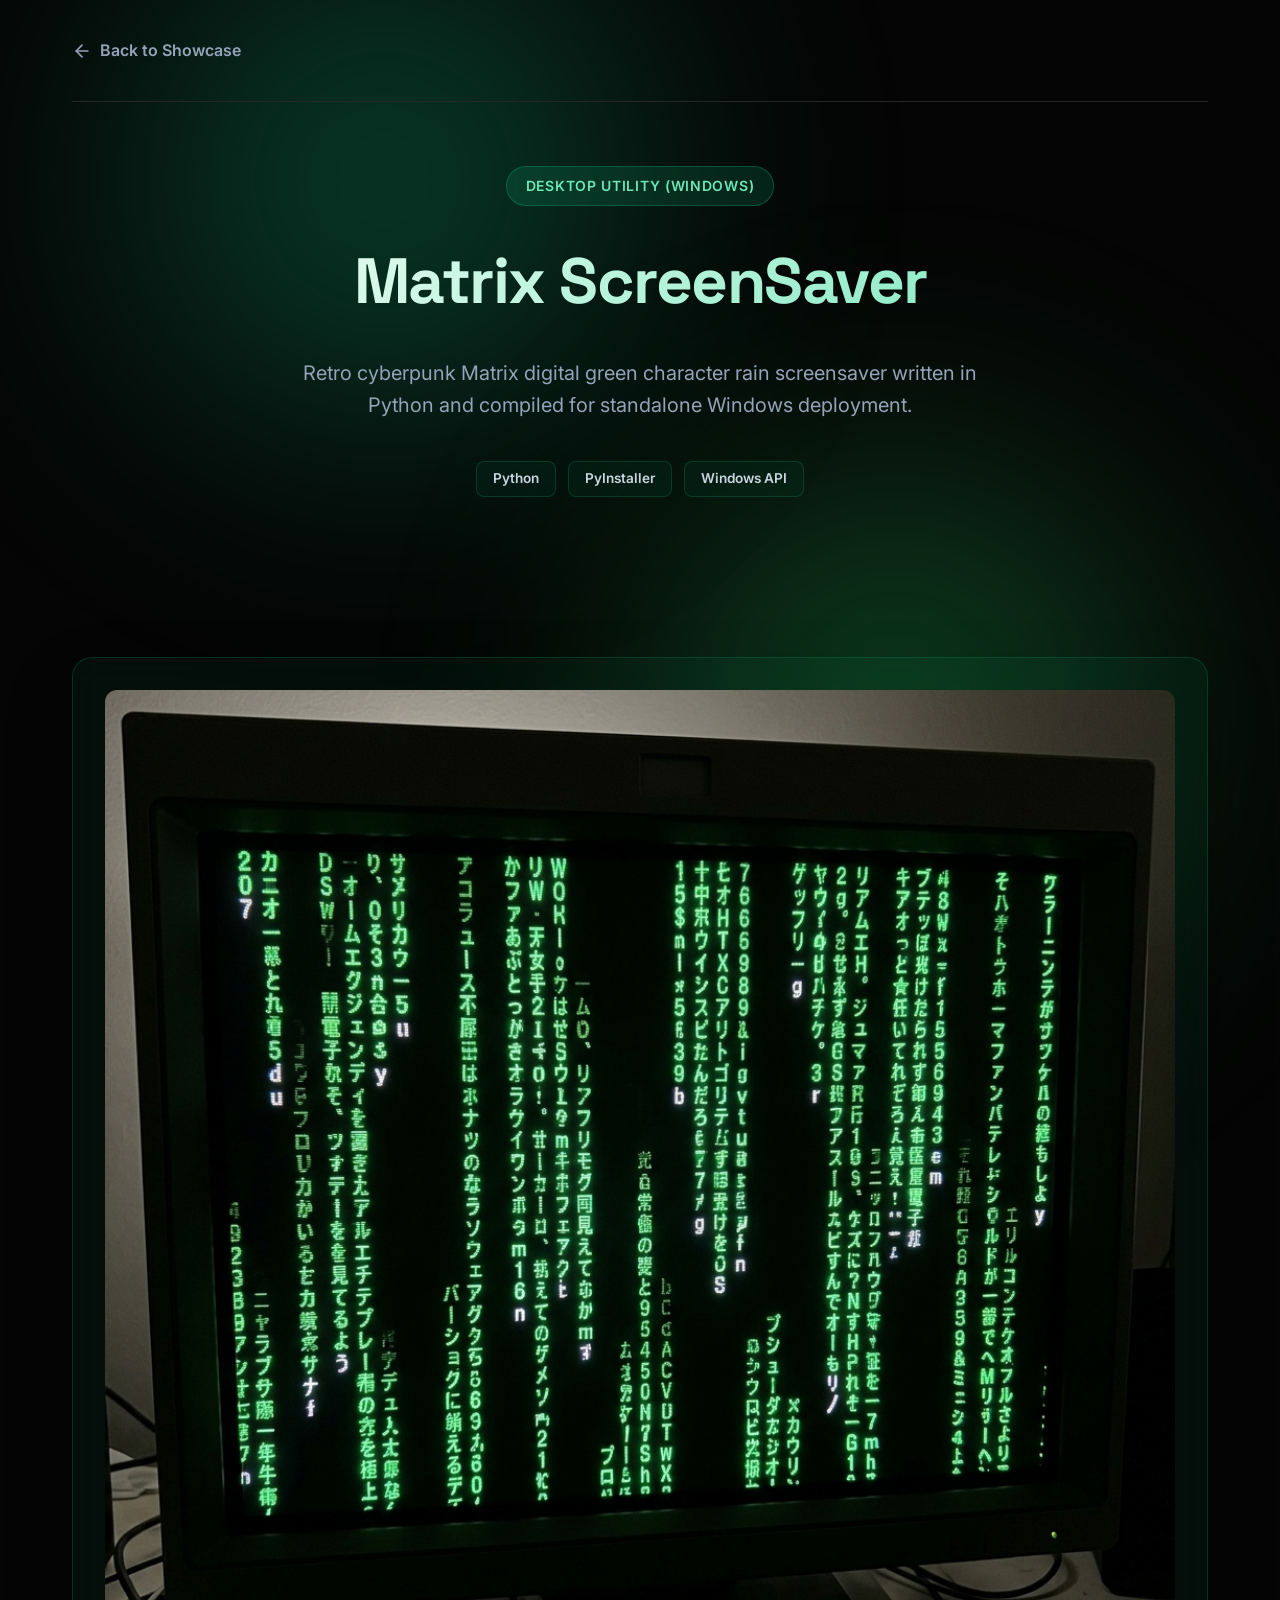
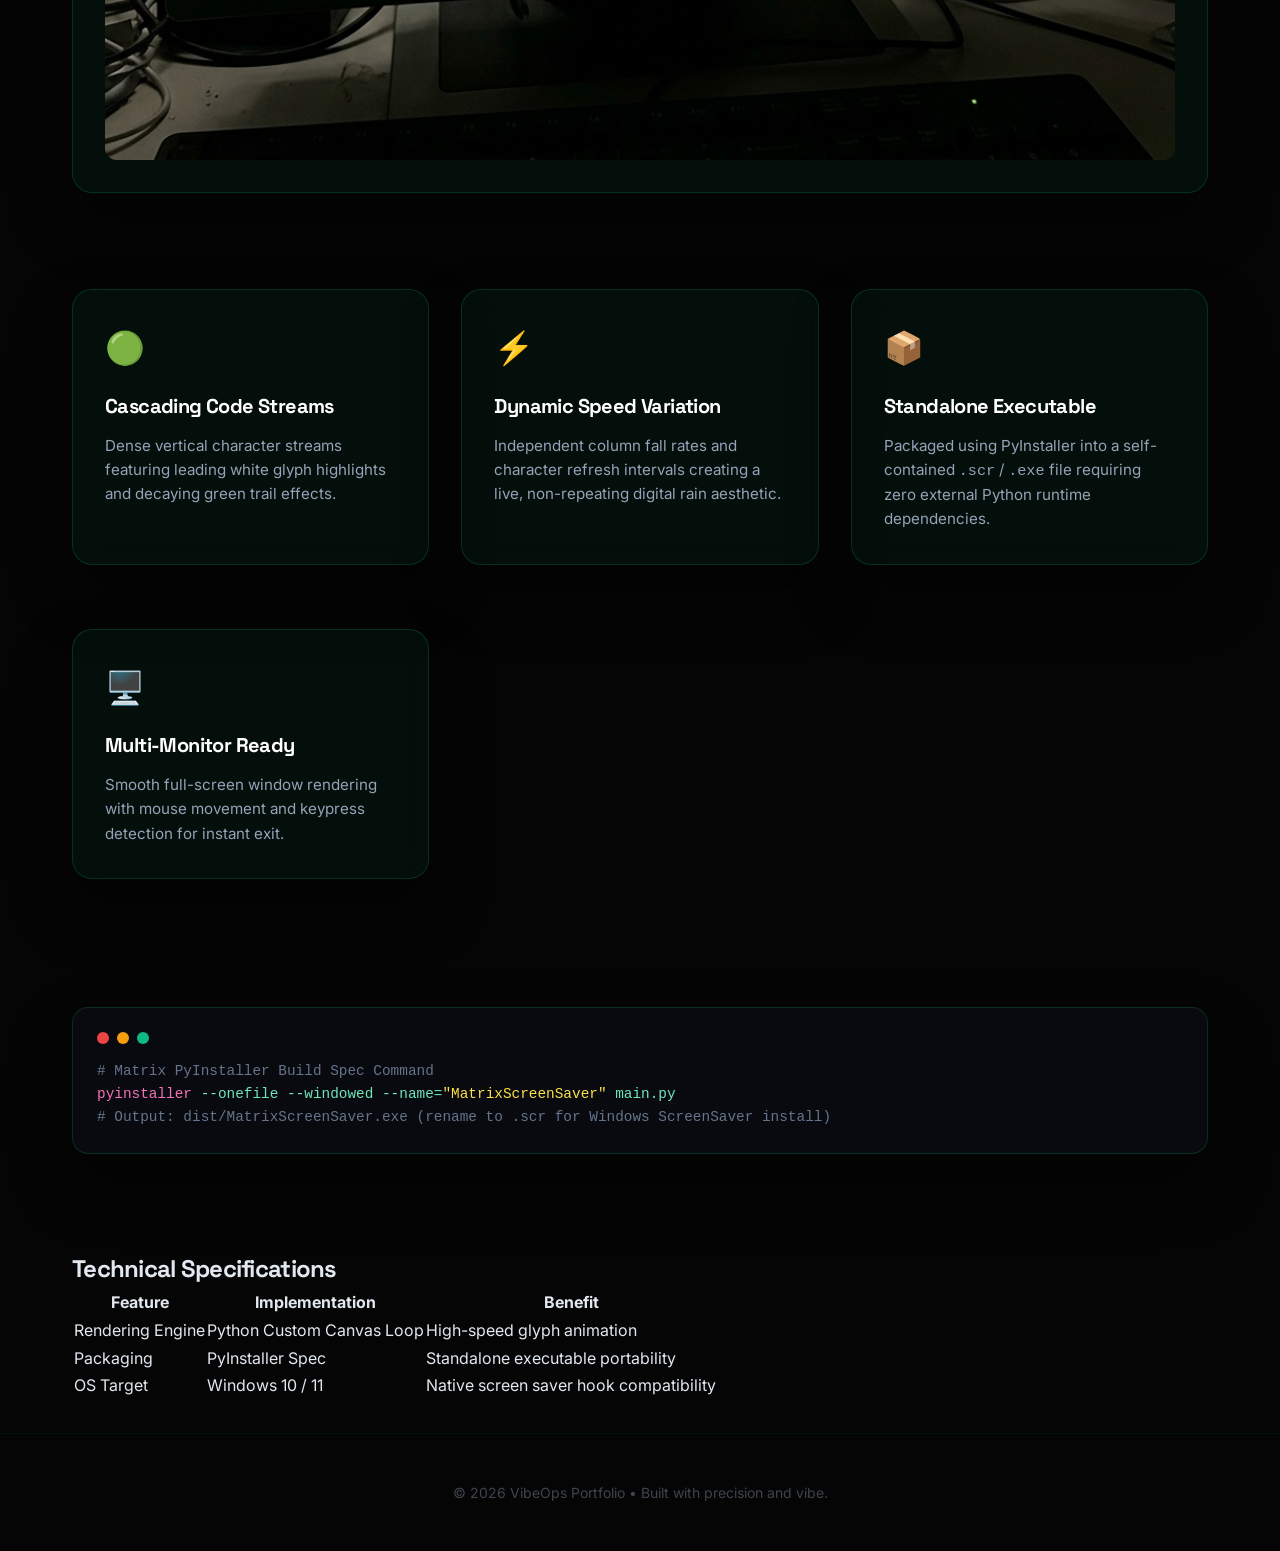
<file: screensaver-showcase.html>
<!DOCTYPE html>
<html lang="en">
<head>
    <meta charset="UTF-8">
    <meta name="viewport" content="width=device-width, initial-scale=1.0">
    <title>Matrix ScreenSaver - Terminal Utility Showcase</title>
    
    <!-- Google Fonts -->
    <link rel="preconnect" href="https://fonts.googleapis.com">
    <link rel="preconnect" href="https://fonts.gstatic.com" crossorigin>
    <link href="https://fonts.googleapis.com/css2?family=Inter:wght@300;400;600;700&family=Space+Grotesk:wght@500;700&display=swap" rel="stylesheet">
    
    <link rel="stylesheet" href="style.css">
    
    <style>
        :root {
            --bg-color: #050505;
            --surface-color: rgba(16, 185, 129, 0.05);
            --surface-border: rgba(16, 185, 129, 0.2);
            --text-primary: #e2e8f0;
            --text-secondary: #94a3b8;
            --accent-primary: #10b981;
            --accent-secondary: #22c55e;
            --accent-glow: rgba(16, 185, 129, 0.3);
            --glass-blur: 16px;
        }

        * {
            box-sizing: border-box;
            margin: 0;
            padding: 0;
        }

        body {
            font-family: 'Inter', sans-serif;
            background-color: var(--bg-color);
            color: var(--text-primary);
            line-height: 1.6;
            overflow-x: hidden;
            position: relative;
        }

        body::before, body::after {
            content: '';
            position: fixed;
            width: 80vw;
            height: 80vh;
            border-radius: 50%;
            z-index: -1;
            filter: blur(120px);
            opacity: 0.4;
            animation: float 20s infinite alternate ease-in-out;
        }

        body::before {
            background: radial-gradient(circle, var(--accent-primary) 0%, transparent 60%);
            top: -20%;
            left: -10%;
        }

        body::after {
            background: radial-gradient(circle, var(--accent-secondary) 0%, transparent 60%);
            bottom: -20%;
            right: -10%;
            animation-delay: -10s;
        }

        @keyframes float {
            0% { transform: translate(0, 0) scale(1); }
            100% { transform: translate(10%, 15%) scale(1.1); }
        }

        .container {
            max-width: 1200px;
            margin: 0 auto;
            padding: 2rem;
        }

        h1, h2, h3 {
            font-family: 'Space Grotesk', sans-serif;
            letter-spacing: -0.03em;
        }

        .hero {
            text-align: center;
            margin-bottom: 6rem;
            padding-top: 4rem;
            animation: fadeUp 1s ease-out;
        }

        .badge {
            display: inline-block;
            background: rgba(16, 185, 129, 0.15);
            border: 1px solid rgba(16, 185, 129, 0.3);
            color: #6ee7b7;
            padding: 0.5rem 1.2rem;
            border-radius: 999px;
            font-size: 0.875rem;
            font-weight: 600;
            margin-bottom: 1.5rem;
            text-transform: uppercase;
            letter-spacing: 0.05em;
        }

        .hero h1 {
            font-size: 4rem;
            font-weight: 700;
            background: linear-gradient(135deg, #ffffff 0%, #6ee7b7 100%);
            -webkit-background-clip: text;
            -webkit-text-fill-color: transparent;
            margin-bottom: 1.5rem;
        }

        .hero p {
            font-size: 1.25rem;
            color: var(--text-secondary);
            max-width: 700px;
            margin: 0 auto 2.5rem;
        }

        .tech-stack {
            display: flex;
            gap: 0.75rem;
            justify-content: center;
            flex-wrap: wrap;
        }

        .tech-badge {
            background: var(--surface-color);
            border: 1px solid var(--surface-border);
            padding: 0.4rem 1rem;
            border-radius: 8px;
            font-size: 0.85rem;
            font-weight: 600;
            color: #cbd5e1;
        }

        .visual-showcase {
            margin-bottom: 6rem;
        }

        .glass-panel {
            background: var(--surface-color);
            border: 1px solid var(--surface-border);
            border-radius: 20px;
            backdrop-filter: blur(var(--glass-blur));
            padding: 2rem;
            box-shadow: 0 30px 60px rgba(0, 0, 0, 0.4);
            margin-bottom: 2rem;
            transition: transform 0.3s ease, border-color 0.3s ease;
        }

        .glass-panel:hover {
            border-color: rgba(16, 185, 129, 0.4);
            transform: translateY(-2px);
        }

        .glass-panel img {
            width: 100%;
            border-radius: 12px;
            display: block;
        }

        .features-grid {
            display: grid;
            grid-template-columns: repeat(auto-fit, minmax(280px, 1fr));
            gap: 2rem;
            margin-bottom: 6rem;
        }

        .feature h3 {
            font-size: 1.25rem;
            margin-bottom: 0.75rem;
            color: #fff;
        }

        .feature p {
            color: var(--text-secondary);
            font-size: 0.95rem;
        }

        .feature-icon {
            font-size: 2rem;
            margin-bottom: 1rem;
        }

        .terminal {
            background: #090a0f;
            border: 1px solid var(--surface-border);
            border-radius: 16px;
            padding: 1.5rem;
            font-family: monospace;
            font-size: 0.9rem;
            color: #6ee7b7;
            overflow-x: auto;
            margin-bottom: 6rem;
        }

        .terminal-header {
            display: flex;
            gap: 0.5rem;
            margin-bottom: 1rem;
        }

        .dot {
            width: 12px;
            height: 12px;
            border-radius: 50%;
        }

        .red { background: #ef4444; }
        .yellow { background: #f59e0b; }
        .green { background: #10b981; }

        .keyword { color: #f472b6; }
        .string { color: #fde047; }
        .comment { color: #64748b; }

        .back-nav {
            display: inline-flex;
            align-items: center;
            gap: 0.5rem;
            color: var(--text-secondary);
            text-decoration: none;
            font-weight: 600;
            margin-bottom: 2rem;
            transition: color 0.2s ease;
        }

        .back-nav:hover {
            color: #fff;
        }

        footer {
            text-align: center;
            padding: 3rem 0;
            color: var(--text-secondary);
            font-size: 0.875rem;
            border-top: 1px solid var(--surface-border);
        }

        @keyframes fadeUp {
            from {
                opacity: 0;
                transform: translateY(20px);
            }
            to {
                opacity: 1;
                transform: translateY(0);
            }
        }
    </style>
</head>
<body>

    <div class="container">
        
        <nav style="padding: 1.5rem 0;">
            <a href="index.html" class="back-nav">
                <svg width="20" height="20" viewBox="0 0 24 24" fill="none" stroke="currentColor" stroke-width="2" stroke-linecap="round" stroke-linejoin="round"><line x1="19" y1="12" x2="5" y2="12"></line><polyline points="12 19 5 12 12 5"></polyline></svg>
                Back to Showcase
            </a>
        </nav>
        
        <!-- Hero Section -->
        <header class="hero">
            <span class="badge">Desktop Utility (Windows)</span>
            <h1>Matrix ScreenSaver</h1>
            <p>Retro cyberpunk Matrix digital green character rain screensaver written in Python and compiled for standalone Windows deployment.</p>
            <div class="tech-stack">
                <span class="tech-badge">Python</span>
                <span class="tech-badge">PyInstaller</span>
                <span class="tech-badge">Windows API</span>
            </div>
        </header>

        <!-- Visual Showcase -->
        <div class="visual-showcase">
            <div class="glass-panel">
                <img src="assets/screensaver/screensaver_showcase.png" alt="Matrix Terminal ScreenSaver Showcase">
            </div>
        </div>

        <!-- Features Grid -->
        <div class="features-grid">
            <div class="feature glass-panel">
                <div class="feature-icon">🟢</div>
                <h3>Cascading Code Streams</h3>
                <p>Dense vertical character streams featuring leading white glyph highlights and decaying green trail effects.</p>
            </div>

            <div class="feature glass-panel">
                <div class="feature-icon">⚡</div>
                <h3>Dynamic Speed Variation</h3>
                <p>Independent column fall rates and character refresh intervals creating a live, non-repeating digital rain aesthetic.</p>
            </div>

            <div class="feature glass-panel">
                <div class="feature-icon">📦</div>
                <h3>Standalone Executable</h3>
                <p>Packaged using PyInstaller into a self-contained <code>.scr</code> / <code>.exe</code> file requiring zero external Python runtime dependencies.</p>
            </div>

            <div class="feature glass-panel">
                <div class="feature-icon">🖥️</div>
                <h3>Multi-Monitor Ready</h3>
                <p>Smooth full-screen window rendering with mouse movement and keypress detection for instant exit.</p>
            </div>
        </div>

        <!-- Code Snippet -->
        <div class="terminal glass-panel">
            <div class="terminal-header">
                <div class="dot red"></div>
                <div class="dot yellow"></div>
                <div class="dot green"></div>
            </div>
            <code>
                <span class="comment"># Matrix PyInstaller Build Spec Command</span><br>
                <span class="keyword">pyinstaller</span> --onefile --windowed --name=<span class="string">"MatrixScreenSaver"</span> main.py<br>
                <span class="comment"># Output: dist/MatrixScreenSaver.exe (rename to .scr for Windows ScreenSaver install)</span>
            </code>
        </div>

        <!-- Technical Features -->
        <section class="feature-section">
            <h2>Technical Specifications</h2>
            <div class="feature-table-container">
                <table class="feature-table">
                    <thead>
                        <tr>
                            <th>Feature</th>
                            <th>Implementation</th>
                            <th>Benefit</th>
                        </tr>
                    </thead>
                    <tbody>
                        <tr>
                            <td>Rendering Engine</td>
                            <td>Python Custom Canvas Loop</td>
                            <td>High-speed glyph animation</td>
                        </tr>
                        <tr>
                            <td>Packaging</td>
                            <td>PyInstaller Spec</td>
                            <td>Standalone executable portability</td>
                        </tr>
                        <tr>
                            <td>OS Target</td>
                            <td>Windows 10 / 11</td>
                            <td>Native screen saver hook compatibility</td>
                        </tr>
                    </tbody>
                </table>
            </div>
        </section>

    </div>

    <footer>
        <p>&copy; 2026 VibeOps Portfolio &bull; Built with precision and vibe.</p>
    </footer>

</body>
</html>
</file>
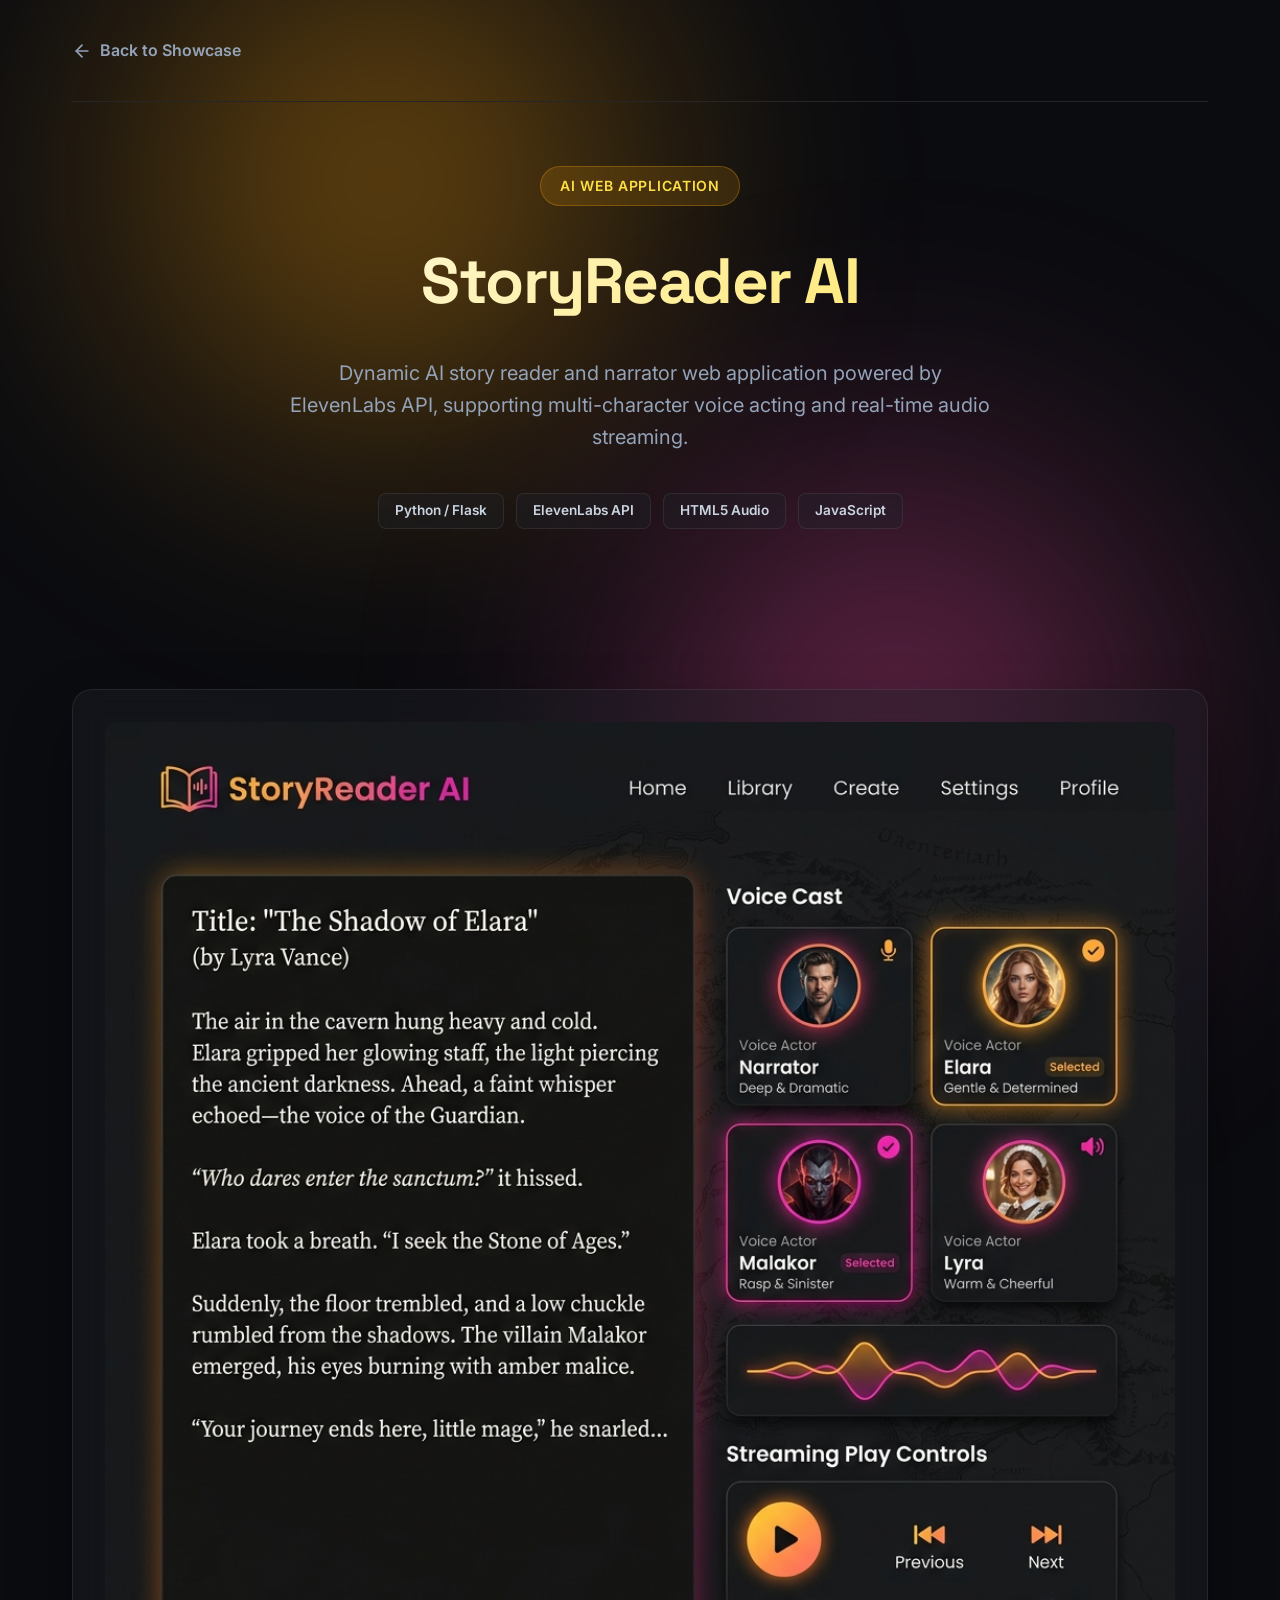
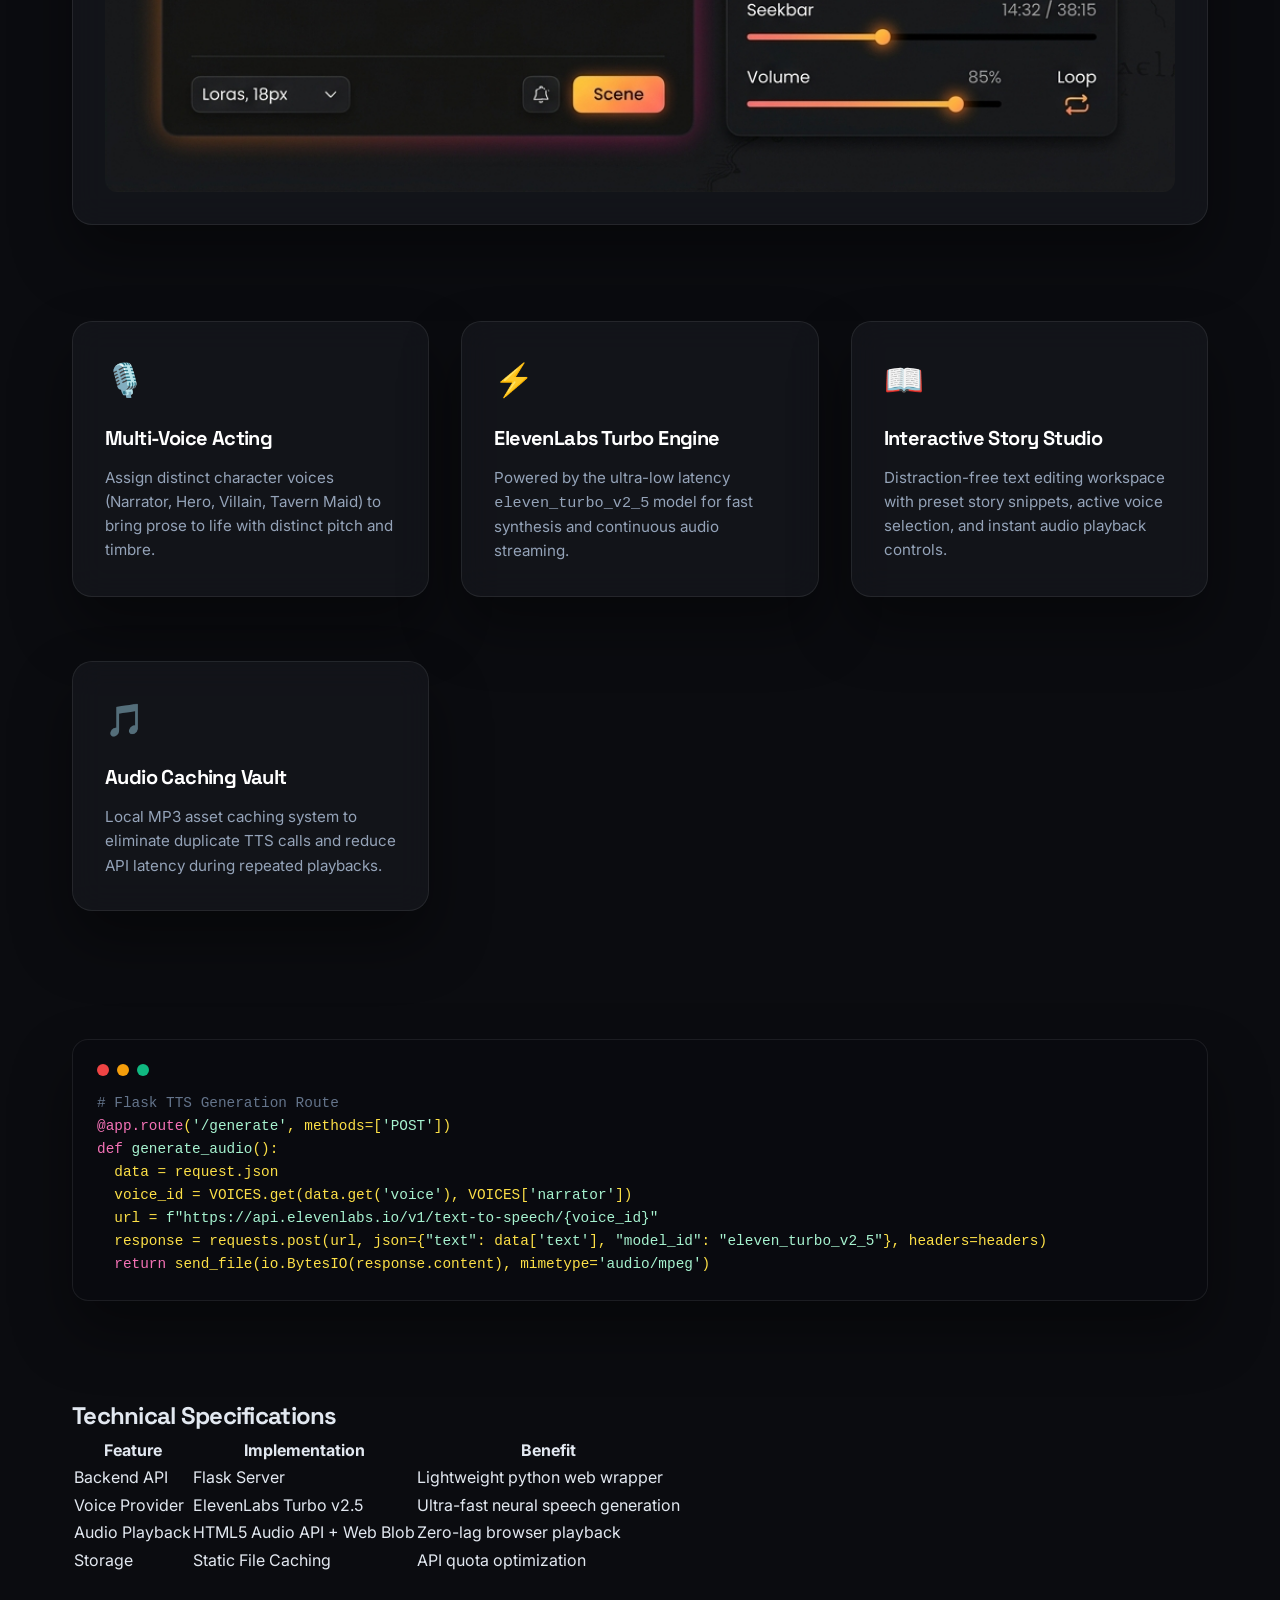
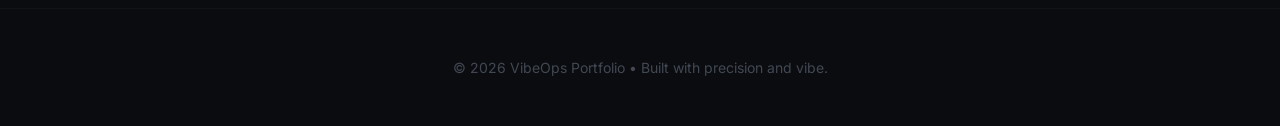
<file: storyreader-showcase.html>
<!DOCTYPE html>
<html lang="en">
<head>
    <meta charset="UTF-8">
    <meta name="viewport" content="width=device-width, initial-scale=1.0">
    <title>StoryReader AI - Multi-Character Voice Narrator Showcase</title>
    
    <!-- Google Fonts -->
    <link rel="preconnect" href="https://fonts.googleapis.com">
    <link rel="preconnect" href="https://fonts.gstatic.com" crossorigin>
    <link href="https://fonts.googleapis.com/css2?family=Inter:wght@300;400;600;700&family=Space+Grotesk:wght@500;700&display=swap" rel="stylesheet">
    
    <link rel="stylesheet" href="style.css">
    
    <style>
        :root {
            --bg-color: #0b0c10;
            --surface-color: rgba(31, 33, 42, 0.4);
            --surface-border: rgba(255, 255, 255, 0.08);
            --text-primary: #e2e8f0;
            --text-secondary: #94a3b8;
            --accent-primary: #f59e0b;
            --accent-secondary: #ec4899;
            --accent-glow: rgba(245, 158, 11, 0.3);
            --glass-blur: 16px;
        }

        * {
            box-sizing: border-box;
            margin: 0;
            padding: 0;
        }

        body {
            font-family: 'Inter', sans-serif;
            background-color: var(--bg-color);
            color: var(--text-primary);
            line-height: 1.6;
            overflow-x: hidden;
            position: relative;
        }

        body::before, body::after {
            content: '';
            position: fixed;
            width: 80vw;
            height: 80vh;
            border-radius: 50%;
            z-index: -1;
            filter: blur(120px);
            opacity: 0.5;
            animation: float 20s infinite alternate ease-in-out;
        }

        body::before {
            background: radial-gradient(circle, var(--accent-primary) 0%, transparent 60%);
            top: -20%;
            left: -10%;
        }

        body::after {
            background: radial-gradient(circle, var(--accent-secondary) 0%, transparent 60%);
            bottom: -20%;
            right: -10%;
            animation-delay: -10s;
        }

        @keyframes float {
            0% { transform: translate(0, 0) scale(1); }
            100% { transform: translate(10%, 15%) scale(1.1); }
        }

        .container {
            max-width: 1200px;
            margin: 0 auto;
            padding: 2rem;
        }

        h1, h2, h3 {
            font-family: 'Space Grotesk', sans-serif;
            letter-spacing: -0.03em;
        }

        .hero {
            text-align: center;
            margin-bottom: 6rem;
            padding-top: 4rem;
            animation: fadeUp 1s ease-out;
        }

        .badge {
            display: inline-block;
            background: rgba(245, 158, 11, 0.15);
            border: 1px solid rgba(245, 158, 11, 0.3);
            color: #fde047;
            padding: 0.5rem 1.2rem;
            border-radius: 999px;
            font-size: 0.875rem;
            font-weight: 600;
            margin-bottom: 1.5rem;
            text-transform: uppercase;
            letter-spacing: 0.05em;
        }

        .hero h1 {
            font-size: 4rem;
            font-weight: 700;
            background: linear-gradient(135deg, #ffffff 0%, #fde047 100%);
            -webkit-background-clip: text;
            -webkit-text-fill-color: transparent;
            margin-bottom: 1.5rem;
        }

        .hero p {
            font-size: 1.25rem;
            color: var(--text-secondary);
            max-width: 700px;
            margin: 0 auto 2.5rem;
        }

        .tech-stack {
            display: flex;
            gap: 0.75rem;
            justify-content: center;
            flex-wrap: wrap;
        }

        .tech-badge {
            background: var(--surface-color);
            border: 1px solid var(--surface-border);
            padding: 0.4rem 1rem;
            border-radius: 8px;
            font-size: 0.85rem;
            font-weight: 600;
            color: #cbd5e1;
        }

        .visual-showcase {
            margin-bottom: 6rem;
        }

        .glass-panel {
            background: var(--surface-color);
            border: 1px solid var(--surface-border);
            border-radius: 20px;
            backdrop-filter: blur(var(--glass-blur));
            padding: 2rem;
            box-shadow: 0 30px 60px rgba(0, 0, 0, 0.4);
            margin-bottom: 2rem;
            transition: transform 0.3s ease, border-color 0.3s ease;
        }

        .glass-panel:hover {
            border-color: rgba(245, 158, 11, 0.3);
            transform: translateY(-2px);
        }

        .glass-panel img {
            width: 100%;
            border-radius: 12px;
            display: block;
        }

        .features-grid {
            display: grid;
            grid-template-columns: repeat(auto-fit, minmax(280px, 1fr));
            gap: 2rem;
            margin-bottom: 6rem;
        }

        .feature h3 {
            font-size: 1.25rem;
            margin-bottom: 0.75rem;
            color: #fff;
        }

        .feature p {
            color: var(--text-secondary);
            font-size: 0.95rem;
        }

        .feature-icon {
            font-size: 2rem;
            margin-bottom: 1rem;
        }

        .terminal {
            background: #090a0f;
            border: 1px solid var(--surface-border);
            border-radius: 16px;
            padding: 1.5rem;
            font-family: monospace;
            font-size: 0.9rem;
            color: #fde047;
            overflow-x: auto;
            margin-bottom: 6rem;
        }

        .terminal-header {
            display: flex;
            gap: 0.5rem;
            margin-bottom: 1rem;
        }

        .dot {
            width: 12px;
            height: 12px;
            border-radius: 50%;
        }

        .red { background: #ef4444; }
        .yellow { background: #f59e0b; }
        .green { background: #10b981; }

        .keyword { color: #f472b6; }
        .string { color: #a7f3d0; }
        .comment { color: #64748b; }

        .back-nav {
            display: inline-flex;
            align-items: center;
            gap: 0.5rem;
            color: var(--text-secondary);
            text-decoration: none;
            font-weight: 600;
            margin-bottom: 2rem;
            transition: color 0.2s ease;
        }

        .back-nav:hover {
            color: #fff;
        }

        footer {
            text-align: center;
            padding: 3rem 0;
            color: var(--text-secondary);
            font-size: 0.875rem;
            border-top: 1px solid var(--surface-border);
        }

        @keyframes fadeUp {
            from {
                opacity: 0;
                transform: translateY(20px);
            }
            to {
                opacity: 1;
                transform: translateY(0);
            }
        }
    </style>
</head>
<body>

    <div class="container">
        
        <nav style="padding: 1.5rem 0;">
            <a href="index.html" class="back-nav">
                <svg width="20" height="20" viewBox="0 0 24 24" fill="none" stroke="currentColor" stroke-width="2" stroke-linecap="round" stroke-linejoin="round"><line x1="19" y1="12" x2="5" y2="12"></line><polyline points="12 19 5 12 12 5"></polyline></svg>
                Back to Showcase
            </a>
        </nav>
        
        <!-- Hero Section -->
        <header class="hero">
            <span class="badge">AI Web Application</span>
            <h1>StoryReader AI</h1>
            <p>Dynamic AI story reader and narrator web application powered by ElevenLabs API, supporting multi-character voice acting and real-time audio streaming.</p>
            <div class="tech-stack">
                <span class="tech-badge">Python / Flask</span>
                <span class="tech-badge">ElevenLabs API</span>
                <span class="tech-badge">HTML5 Audio</span>
                <span class="tech-badge">JavaScript</span>
            </div>
        </header>

        <!-- Visual Showcase -->
        <div class="visual-showcase">
            <div class="glass-panel">
                <img src="assets/storyreader/storyreader_showcase.png" alt="StoryReader AI Narrator Interface Showcase">
            </div>
        </div>

        <!-- Features Grid -->
        <div class="features-grid">
            <div class="feature glass-panel">
                <div class="feature-icon">🎙️</div>
                <h3>Multi-Voice Acting</h3>
                <p>Assign distinct character voices (Narrator, Hero, Villain, Tavern Maid) to bring prose to life with distinct pitch and timbre.</p>
            </div>

            <div class="feature glass-panel">
                <div class="feature-icon">⚡</div>
                <h3>ElevenLabs Turbo Engine</h3>
                <p>Powered by the ultra-low latency <code>eleven_turbo_v2_5</code> model for fast synthesis and continuous audio streaming.</p>
            </div>

            <div class="feature glass-panel">
                <div class="feature-icon">📖</div>
                <h3>Interactive Story Studio</h3>
                <p>Distraction-free text editing workspace with preset story snippets, active voice selection, and instant audio playback controls.</p>
            </div>

            <div class="feature glass-panel">
                <div class="feature-icon">🎵</div>
                <h3>Audio Caching Vault</h3>
                <p>Local MP3 asset caching system to eliminate duplicate TTS calls and reduce API latency during repeated playbacks.</p>
            </div>
        </div>

        <!-- Code Snippet -->
        <div class="terminal glass-panel">
            <div class="terminal-header">
                <div class="dot red"></div>
                <div class="dot yellow"></div>
                <div class="dot green"></div>
            </div>
            <code>
                <span class="comment"># Flask TTS Generation Route</span><br>
                <span class="keyword">@app.route</span>(<span class="string">'/generate'</span>, methods=[<span class="string">'POST'</span>])<br>
                <span class="keyword">def</span> <span class="string">generate_audio</span>():<br>
                &nbsp;&nbsp;data = request.json<br>
                &nbsp;&nbsp;voice_id = VOICES.get(data.get(<span class="string">'voice'</span>), VOICES[<span class="string">'narrator'</span>])<br>
                &nbsp;&nbsp;url = <span class="string">f"https://api.elevenlabs.io/v1/text-to-speech/{voice_id}"</span><br>
                &nbsp;&nbsp;response = requests.post(url, json={<span class="string">"text"</span>: data[<span class="string">'text'</span>], <span class="string">"model_id"</span>: <span class="string">"eleven_turbo_v2_5"</span>}, headers=headers)<br>
                &nbsp;&nbsp;<span class="keyword">return</span> send_file(io.BytesIO(response.content), mimetype=<span class="string">'audio/mpeg'</span>)
            </code>
        </div>

        <!-- Technical Features -->
        <section class="feature-section">
            <h2>Technical Specifications</h2>
            <div class="feature-table-container">
                <table class="feature-table">
                    <thead>
                        <tr>
                            <th>Feature</th>
                            <th>Implementation</th>
                            <th>Benefit</th>
                        </tr>
                    </thead>
                    <tbody>
                        <tr>
                            <td>Backend API</td>
                            <td>Flask Server</td>
                            <td>Lightweight python web wrapper</td>
                        </tr>
                        <tr>
                            <td>Voice Provider</td>
                            <td>ElevenLabs Turbo v2.5</td>
                            <td>Ultra-fast neural speech generation</td>
                        </tr>
                        <tr>
                            <td>Audio Playback</td>
                            <td>HTML5 Audio API + Web Blob</td>
                            <td>Zero-lag browser playback</td>
                        </tr>
                        <tr>
                            <td>Storage</td>
                            <td>Static File Caching</td>
                            <td>API quota optimization</td>
                        </tr>
                    </tbody>
                </table>
            </div>
        </section>

    </div>

    <footer>
        <p>&copy; 2026 VibeOps Portfolio &bull; Built with precision and vibe.</p>
    </footer>

</body>
</html>
</file>
<file: style.css>
:root {
    --bg-color: #050505;
    --text-color: #f0f0f0;
    --text-muted: #a0a0a0;
    --primary-color: #818cf8;
    --accent-color: #6366f1;
    --card-bg: #111111;
    --border-color: #262626;
    --font-main: 'Outfit', sans-serif;
}

* {
    margin: 0;
    padding: 0;
    box-sizing: border-box;
    scroll-behavior: smooth;
}

a {
    color: inherit;
    text-decoration: none;
}

body {
    background-color: var(--bg-color);
    color: var(--text-color);
    font-family: var(--font-main);
    line-height: 1.6;
}

.container {
    max-width: 1000px;
    margin: 0 auto;
    padding: 0 2rem;
}

/* Navigation */
nav {
    height: 70px;
    display: flex;
    align-items: center;
    border-bottom: 1px solid var(--border-color);
}

nav .container {
    display: flex;
    justify-content: space-between;
    align-items: center;
    width: 100%;
}

.logo {
    font-size: 1.2rem;
    font-weight: 800;
    letter-spacing: -0.5px;
}

.logo span {
    color: var(--primary-color);
}

.nav-links {
    display: flex;
    list-style: none;
    gap: 1.5rem;
}

.nav-links a {
    text-decoration: none;
    color: var(--text-muted);
    font-size: 0.9rem;
    transition: color 0.3s;
}

.nav-links a:hover {
    color: var(--text-color);
}

/* Hero */
.hero {
    padding: 6rem 0 4rem;
}

.hero h1 {
    font-size: 3.5rem;
    font-weight: 800;
    margin-bottom: 1rem;
    letter-spacing: -1.5px;
    color: #fff;
}

.hero p {
    font-size: 1.1rem;
    max-width: 600px;
    color: var(--text-muted);
}

/* Showcase Grid */
.showcase {
    padding: 4rem 0 8rem;
}

.section-title {
    font-size: 0.8rem;
    text-transform: uppercase;
    letter-spacing: 2px;
    color: var(--primary-color);
    margin-bottom: 2rem;
    display: block;
}

.filter-nav {
    display: flex;
    gap: 1rem;
    margin-bottom: 2.5rem;
    flex-wrap: wrap;
}

.filter-btn {
    background: transparent;
    border: 1px solid var(--border-color);
    color: var(--text-muted);
    padding: 0.5rem 1.25rem;
    border-radius: 20px;
    font-family: inherit;
    font-size: 0.85rem;
    font-weight: 600;
    cursor: pointer;
    transition: all 0.3s;
}

.filter-btn:hover {
    border-color: var(--primary-color);
    color: var(--text-color);
}

.filter-btn.active {
    background: var(--primary-color);
    border-color: var(--primary-color);
    color: #fff;
}

.project-grid {
    display: grid;
    grid-template-columns: repeat(auto-fill, minmax(400px, 1fr));
    gap: 1.5rem;
}

.project-card {
    background: var(--card-bg);
    border: 1px solid var(--border-color);
    padding: 2rem;
    border-radius: 12px;
    transition: transform 0.2s, border-color 0.2s, background 0.2s, opacity 0.3s;
    color: var(--text-color);
    display: flex;
    flex-direction: column;
}

.project-card:hover {
    transform: translateY(-4px);
    border-color: var(--primary-color);
}

.project-card h3 {
    font-size: 1.25rem;
    margin-bottom: 0.75rem;
    color: #fff;
}

.project-card p {
    font-size: 0.95rem;
    color: var(--text-muted);
    margin-bottom: 1.5rem;
    flex-grow: 1;
}

.project-meta {
    display: flex;
    align-items: center;
    gap: 0.75rem;
    font-size: 0.8rem;
    font-weight: 600;
    color: var(--primary-color);
}

/* Footer */
footer {
    padding: 4rem 0;
    border-top: 1px solid var(--border-color);
    opacity: 0.4;
    font-size: 0.85rem;
}

@media (max-width: 768px) {
    .hero h1 {
        font-size: 2.5rem;
    }

    .project-grid {
        grid-template-columns: 1fr;
    }
}
</file>
